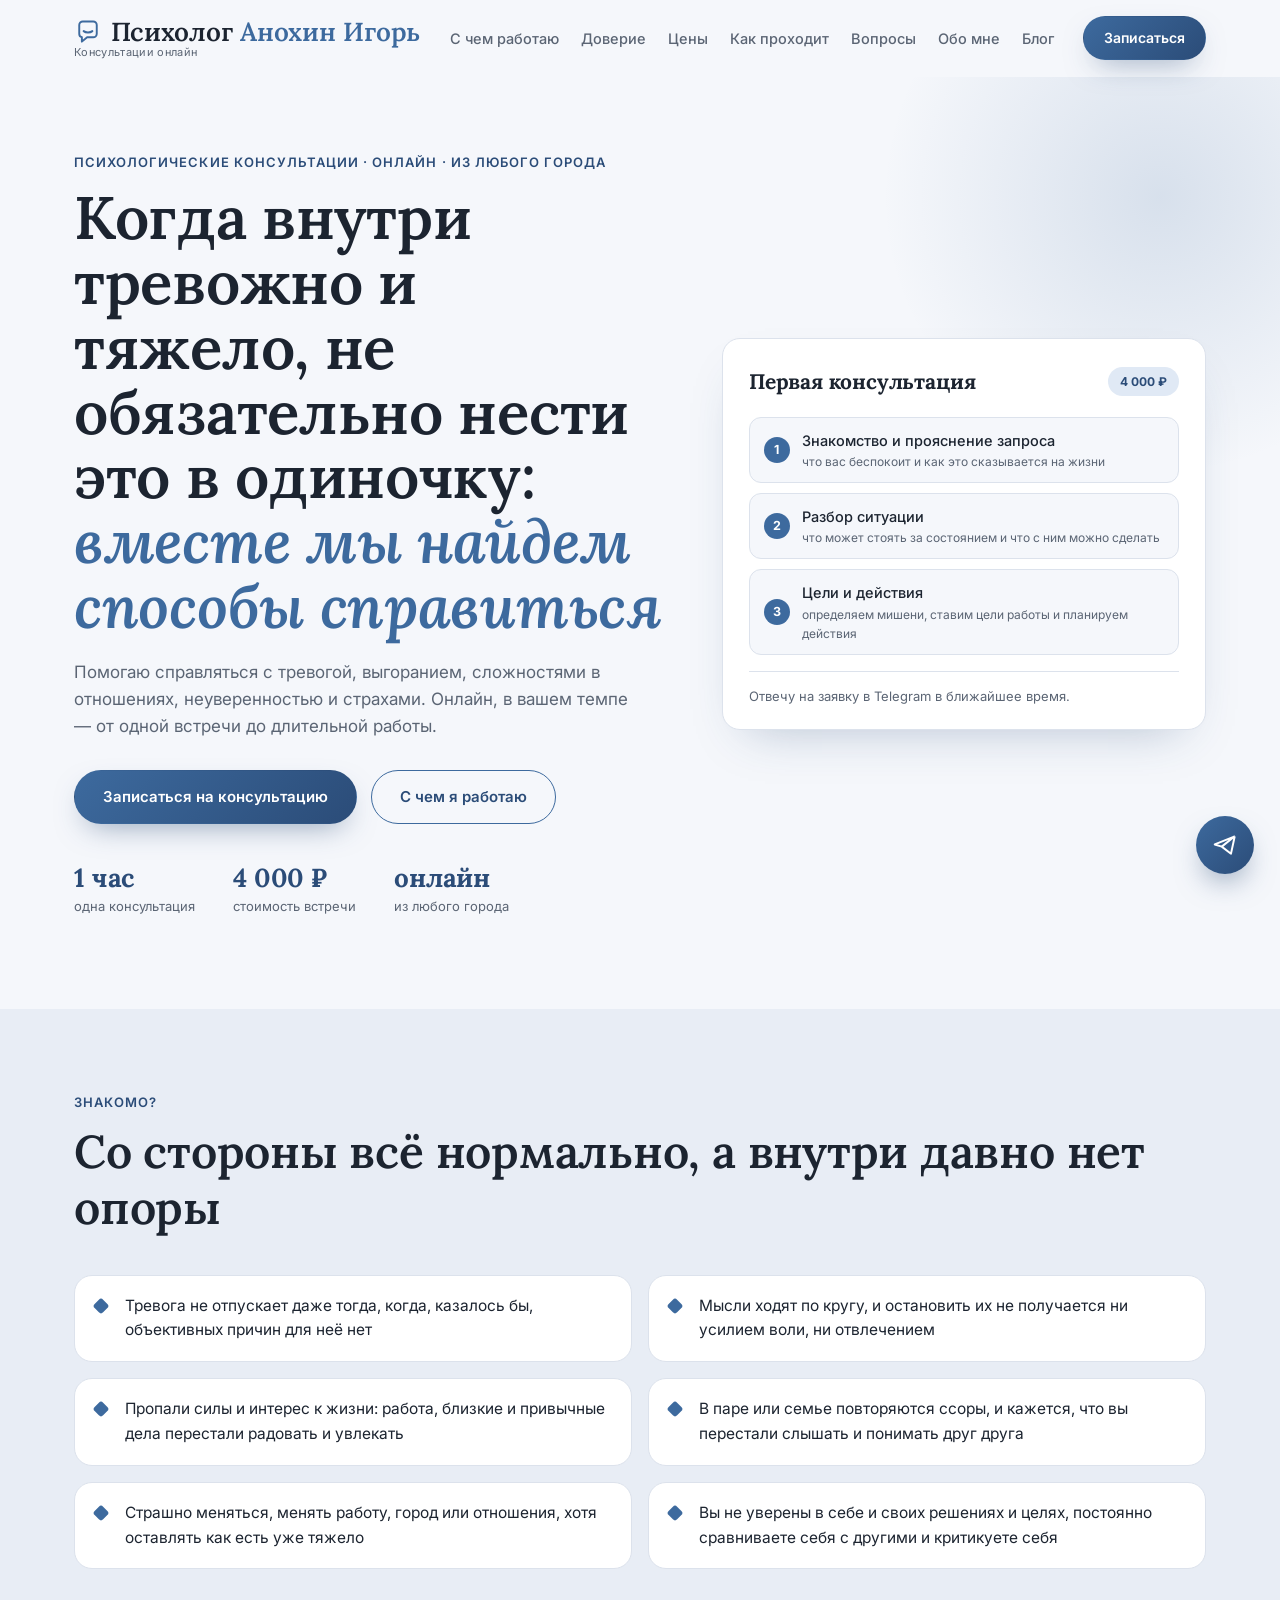
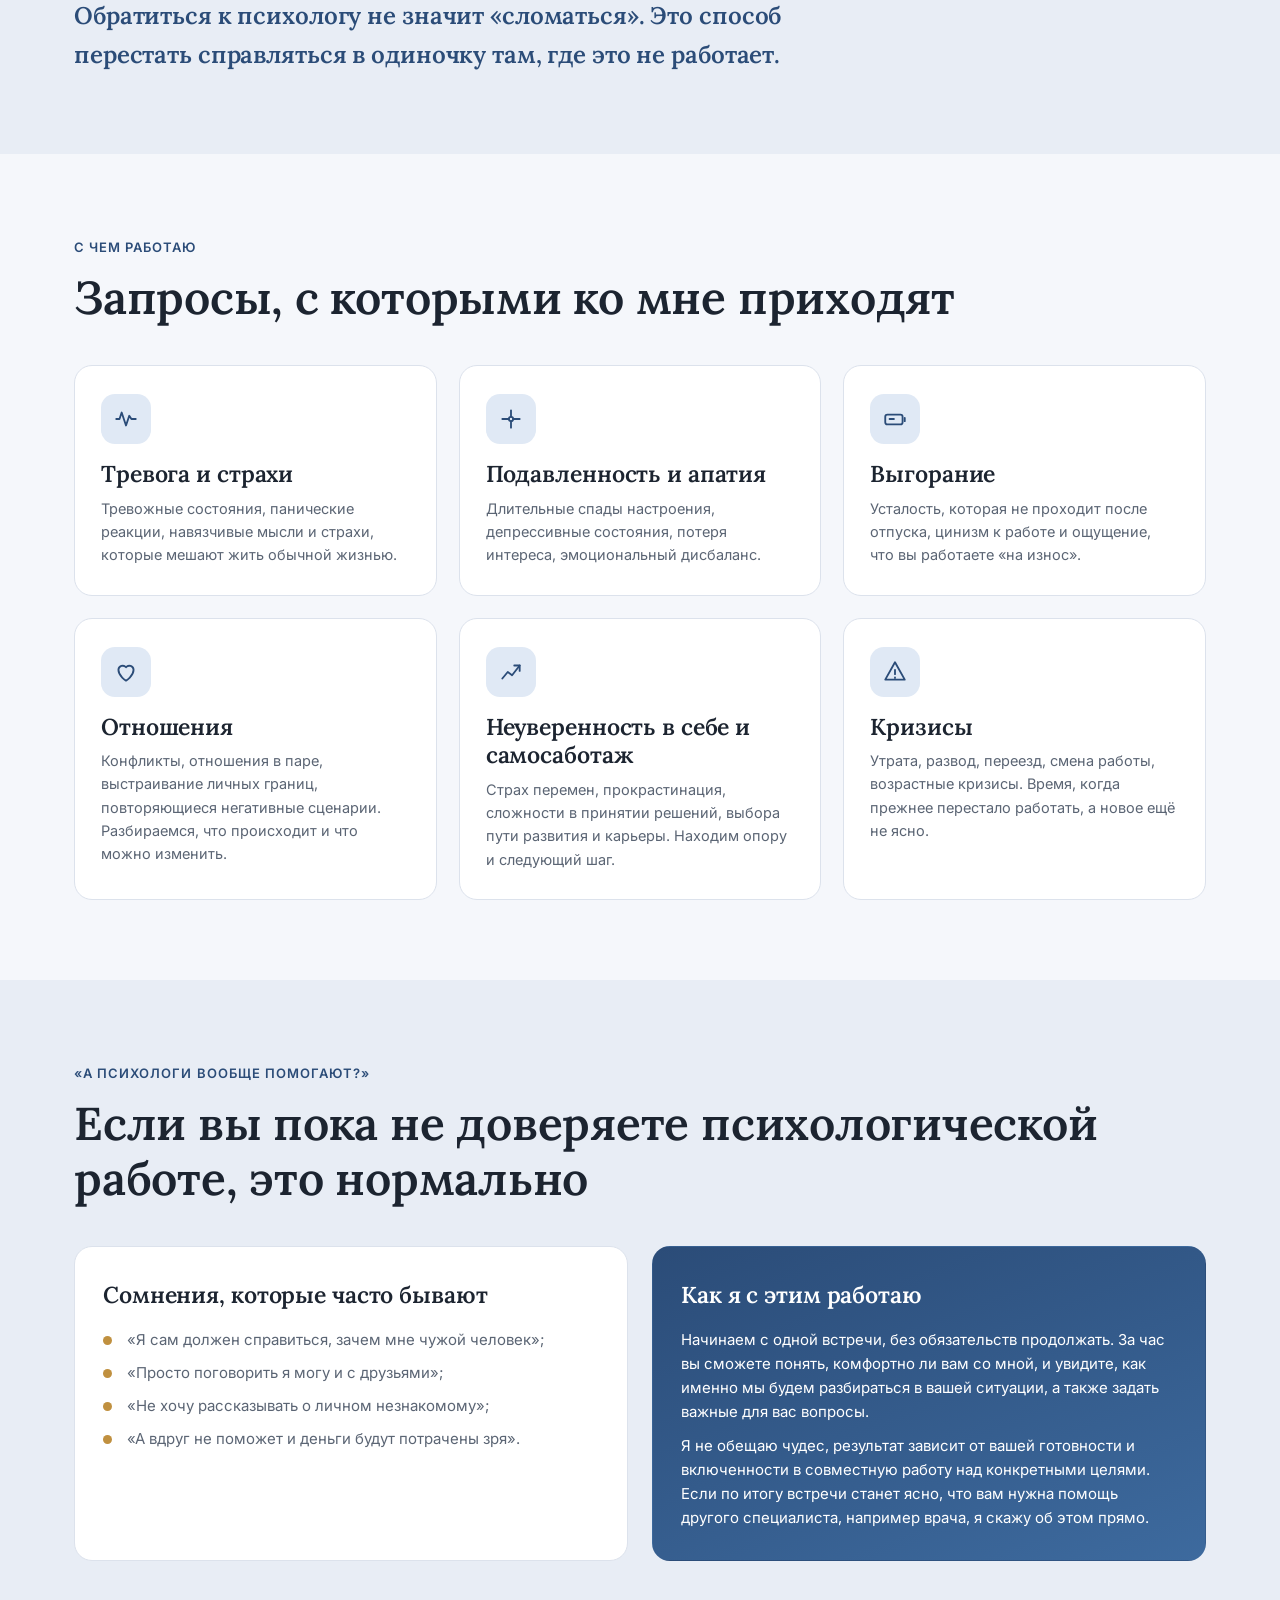
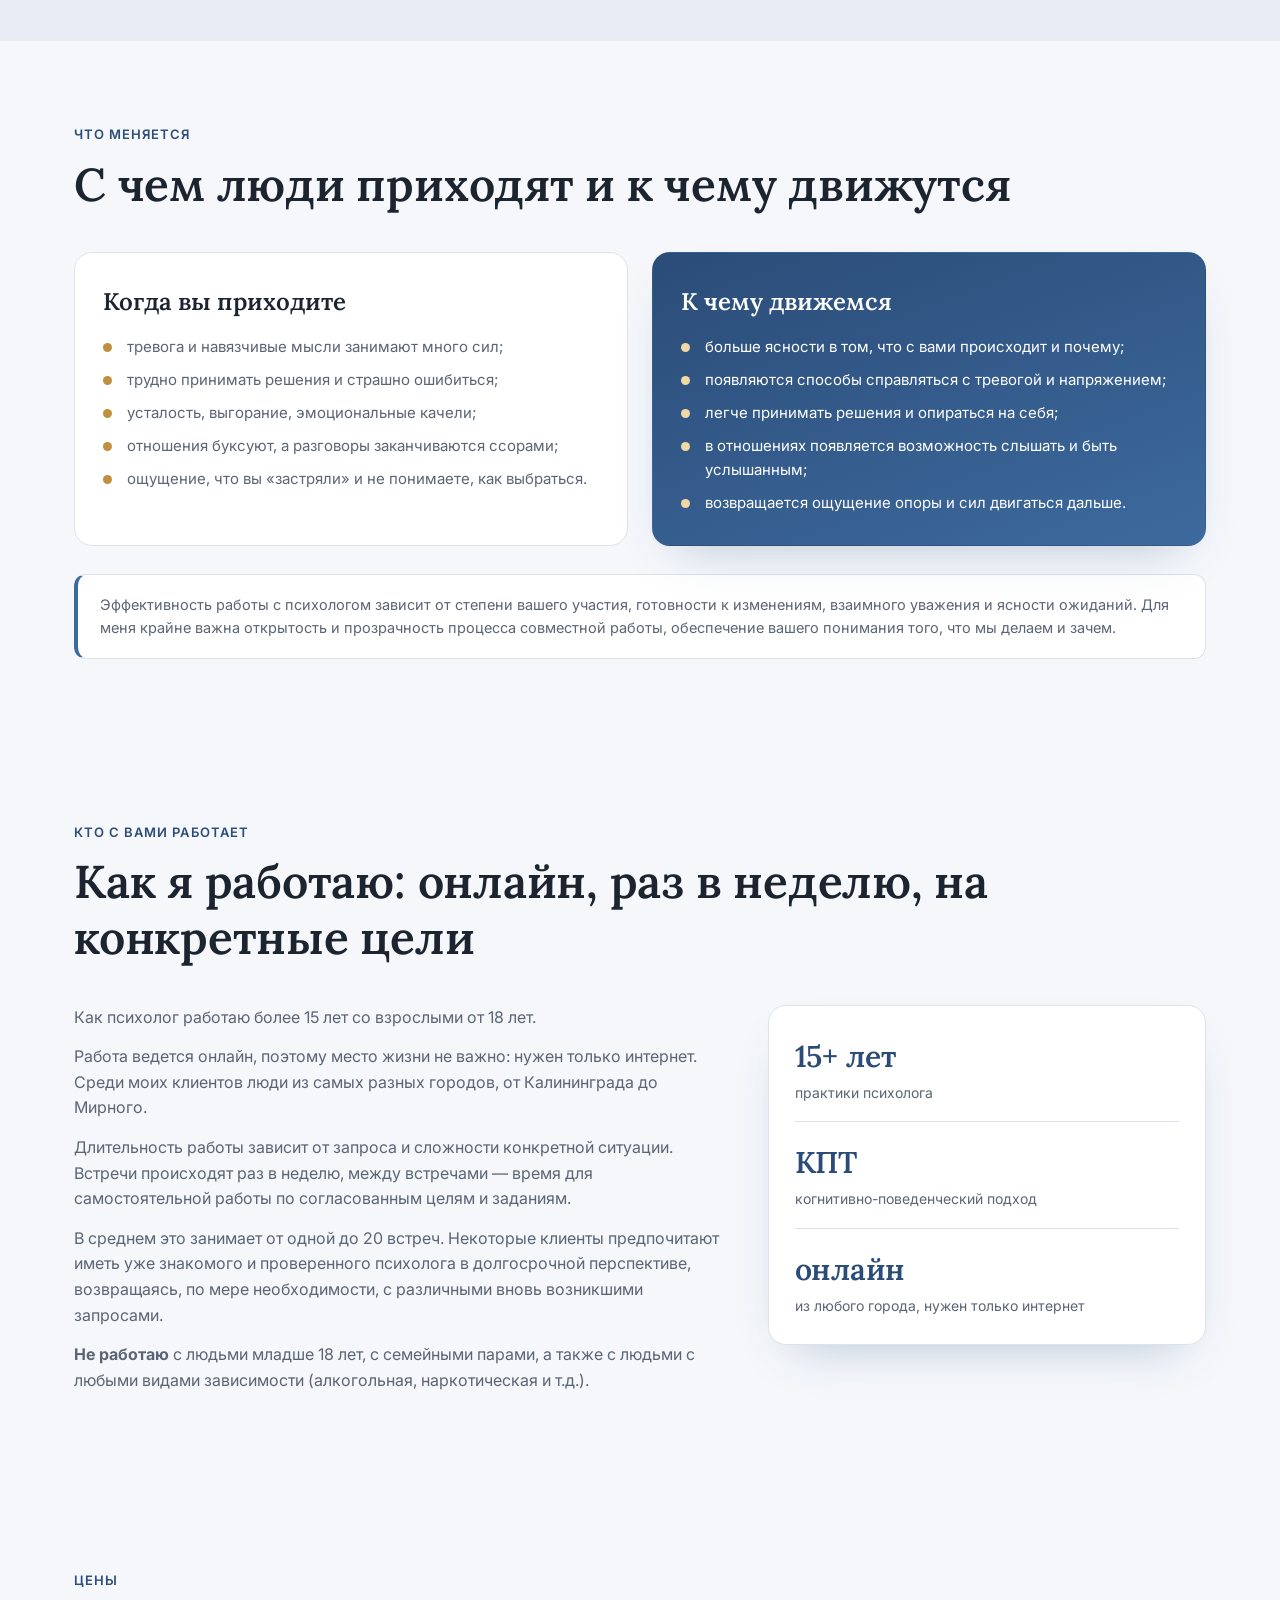
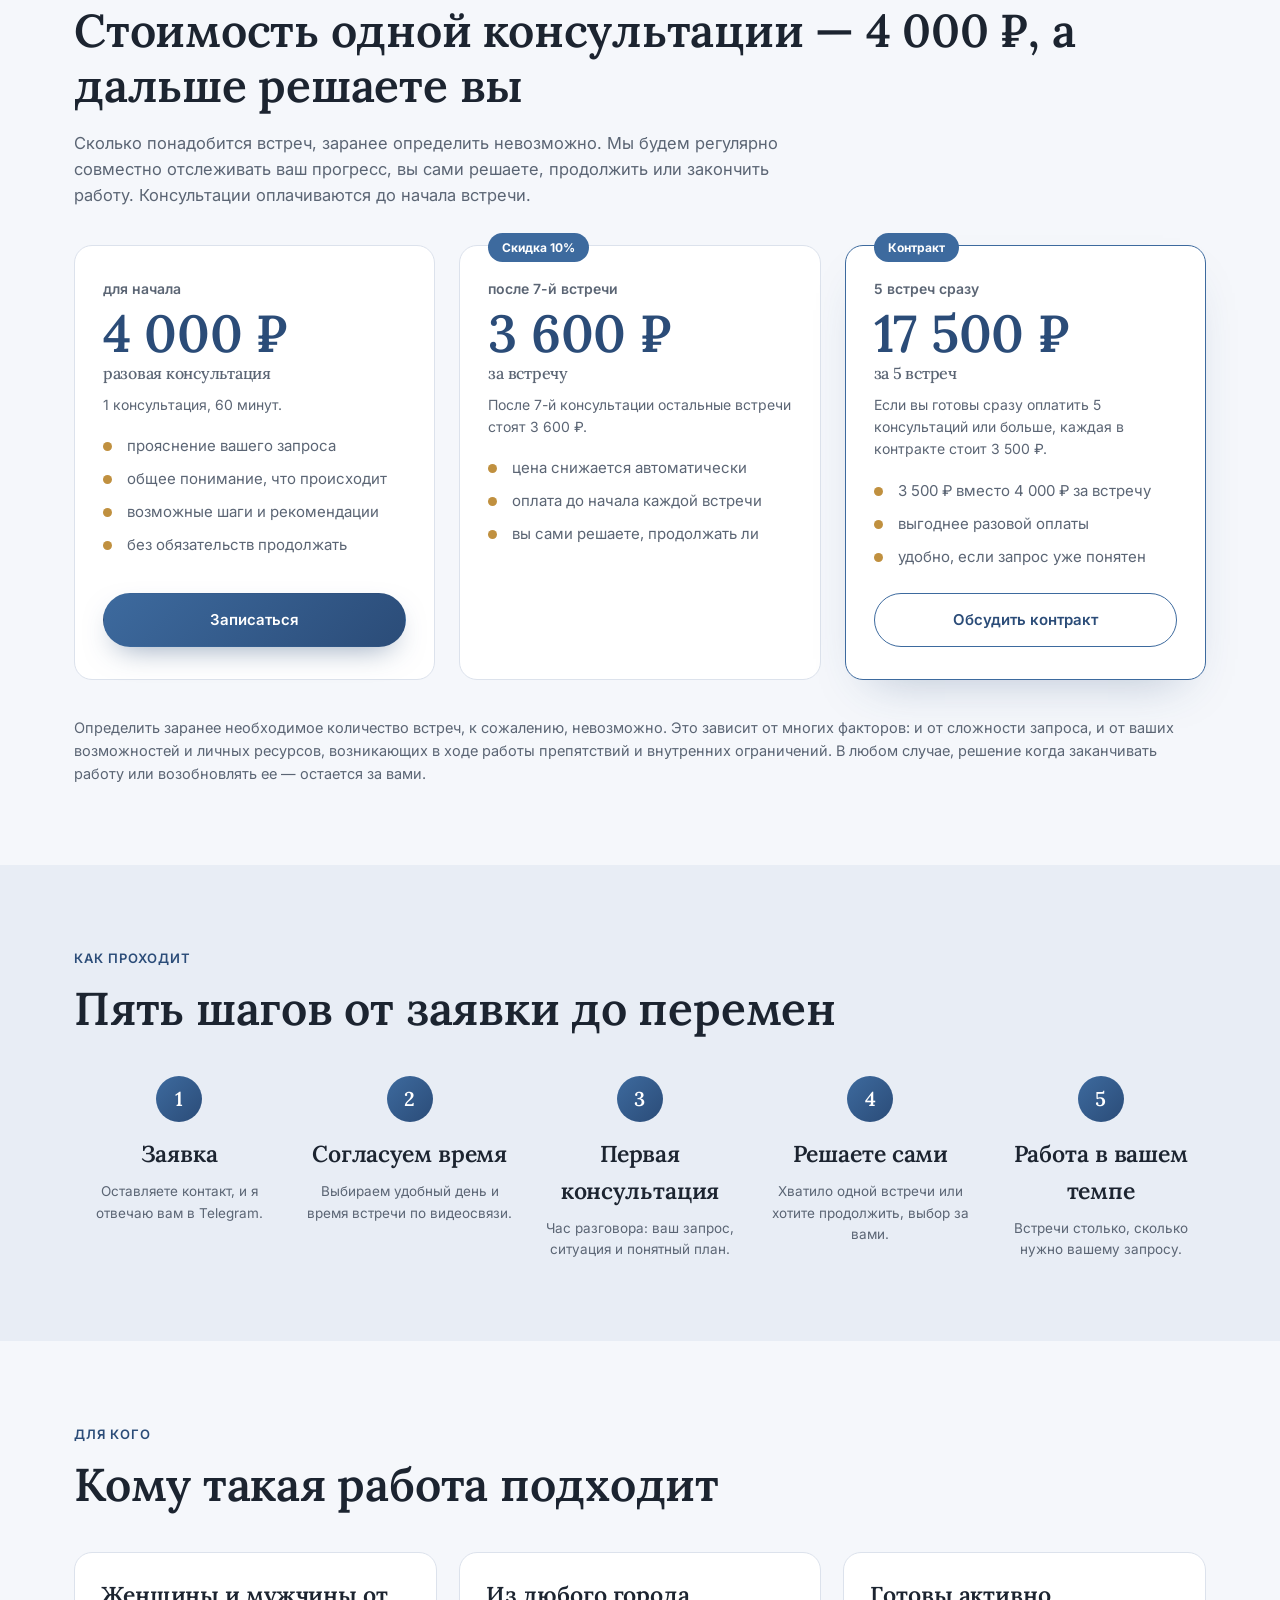
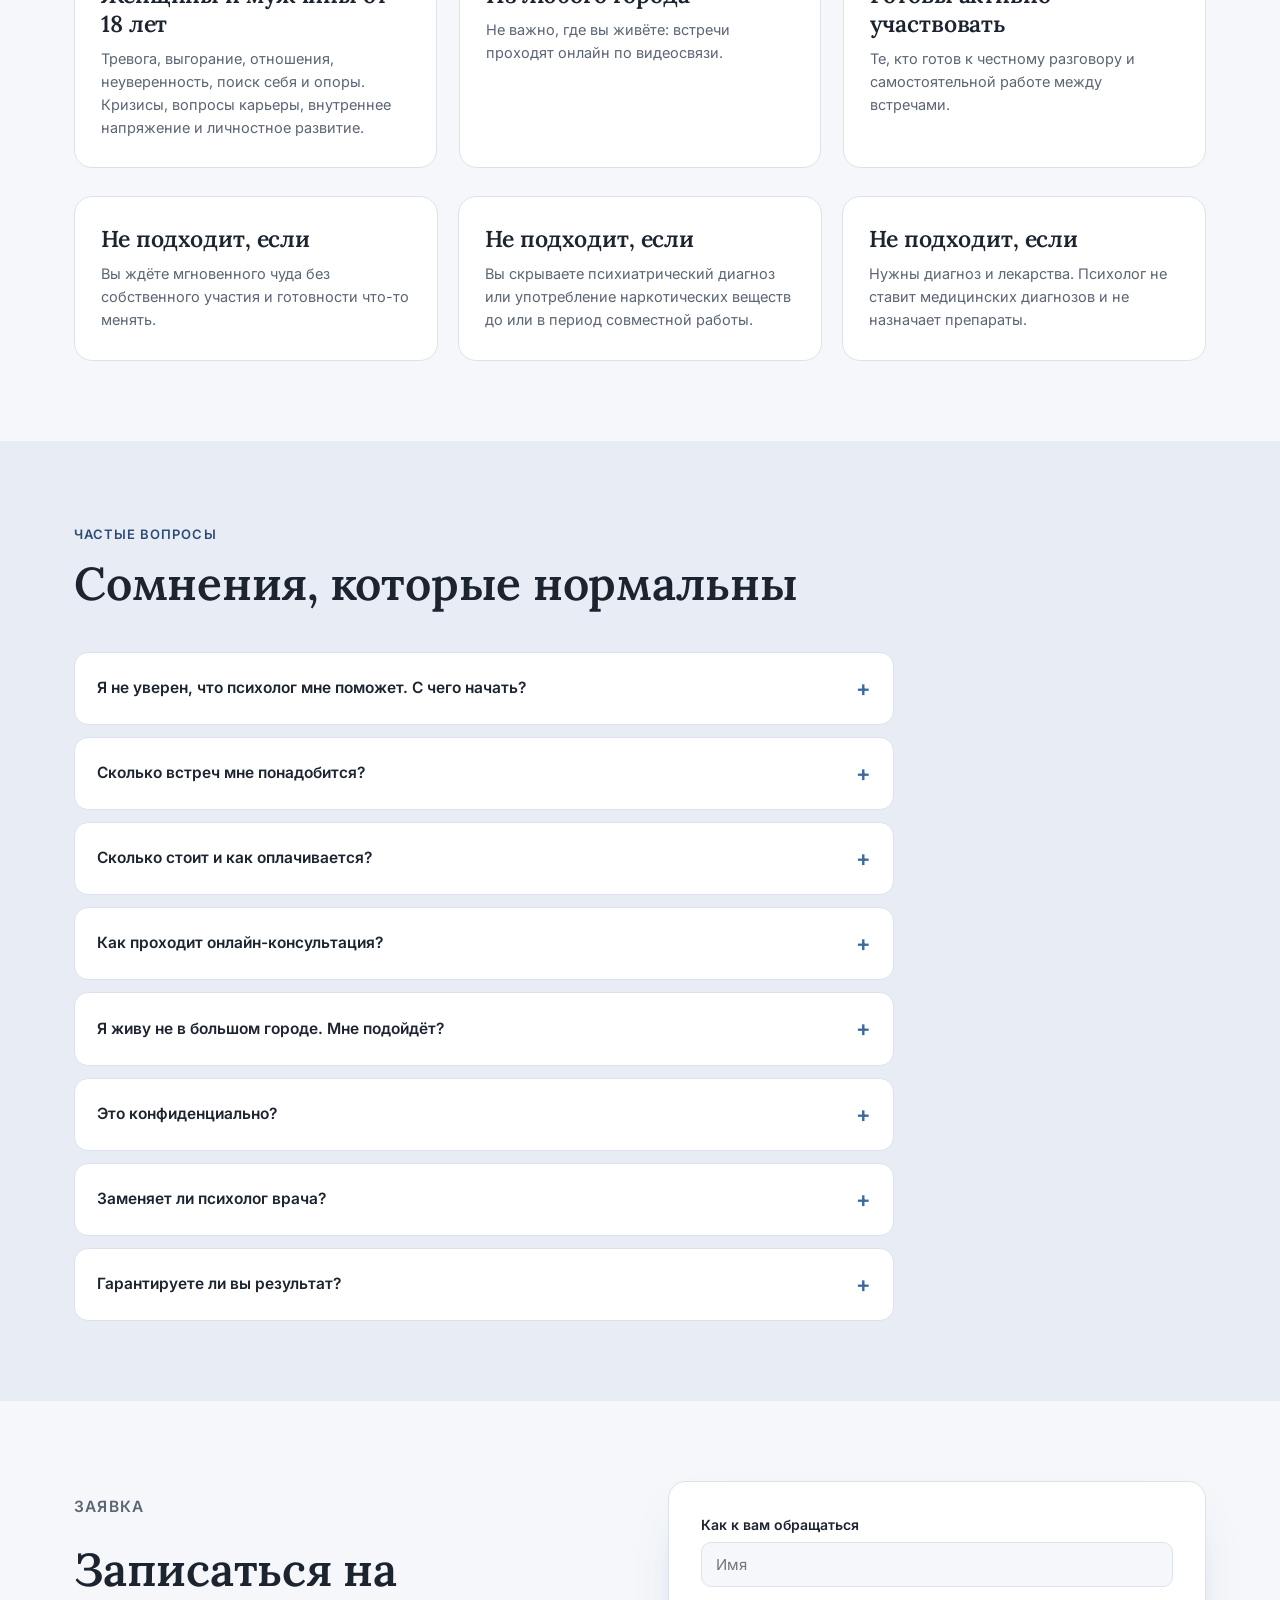
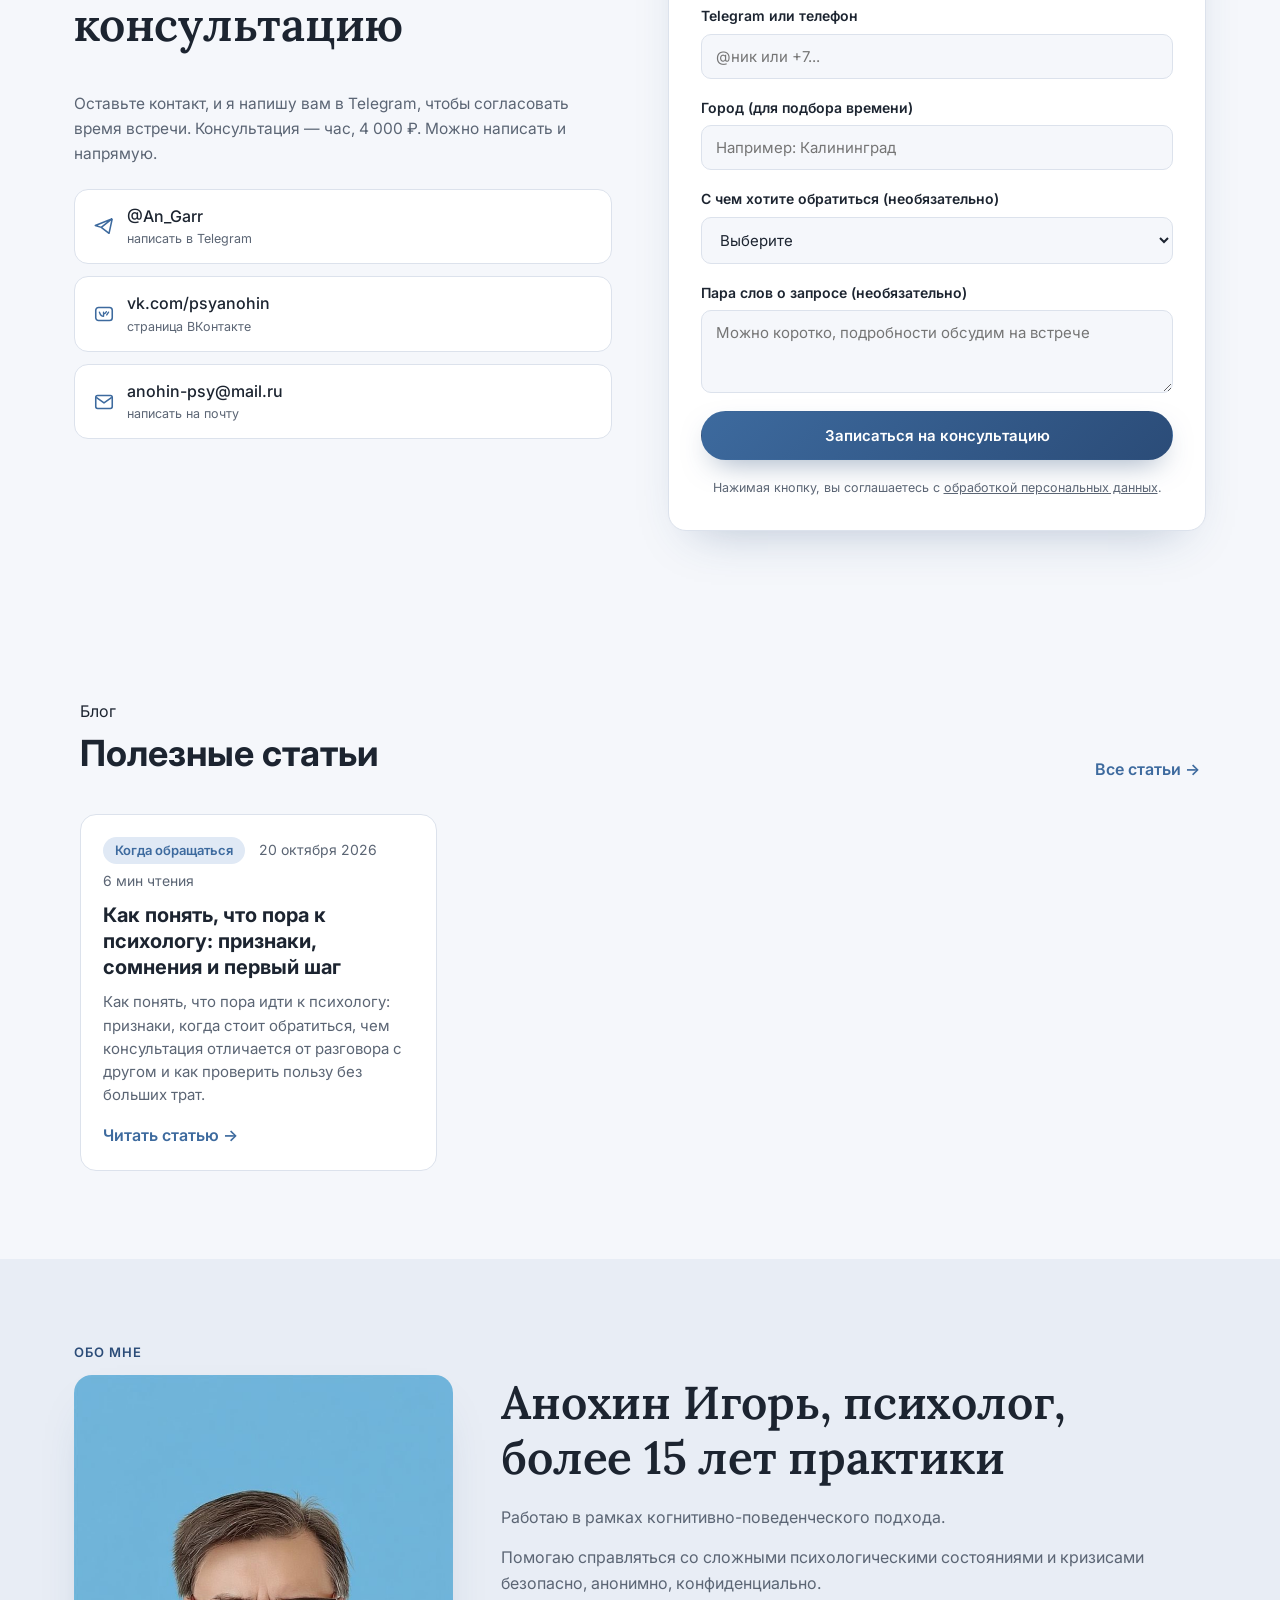
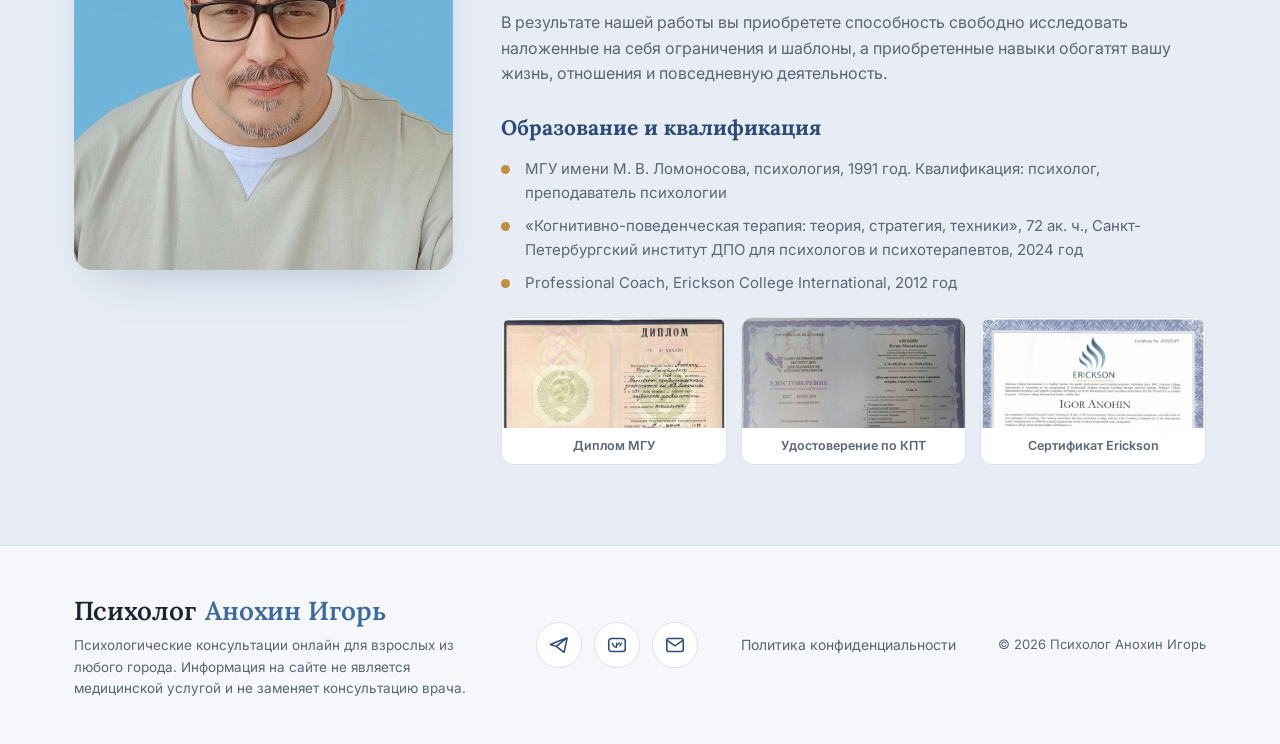
<file: index.html>
<!DOCTYPE html>
<html lang="ru">
<head>
<meta charset="UTF-8">
<meta name="viewport" content="width=device-width, initial-scale=1.0">
<title>Психолог Анохин Игорь — онлайн-консультации при тревоге, выгорании и кризисах</title>
<meta name="description" content="Психолог Анохин Игорь Михайлович: онлайн-консультации из любого города, более 15 лет практики, когнитивно-поведенческий подход. Тревога, выгорание, страхи, кризисы, отношения. Консультация 1 час — 4 000 ₽.">
<link rel="preconnect" href="https://fonts.googleapis.com">
<link rel="preconnect" href="https://fonts.gstatic.com" crossorigin>
<link href="https://fonts.googleapis.com/css2?family=Lora:ital,wght@0,500;0,600;0,700;1,500&family=Inter:wght@400;500;600;700;800&display=swap" rel="stylesheet">
<link rel="stylesheet" href="styles.css">
<link rel="stylesheet" href="blog/blog.css">
<link rel="alternate" type="application/rss+xml" title="Блог" href="feed.xml">
</head>
<body>

<header class="header" id="header">
  <div class="container header__inner">
    <a href="#top" class="logo">
      <span class="logo__main">
        <svg class="logo__mark" width="28" height="28" viewBox="0 0 32 32" fill="none"><path d="M6 8a4 4 0 0 1 4-4h12a4 4 0 0 1 4 4v10a4 4 0 0 1-4 4h-7l-6 5v-5a4 4 0 0 1-3-4V8z" stroke="currentColor" stroke-width="2.2" stroke-linejoin="round"/><path d="M11 15c2.5 2 7.5 2 10 0" stroke="currentColor" stroke-width="2.2" stroke-linecap="round"/></svg>
        <span>Психолог <i>Анохин Игорь</i></span>
      </span>
      <span class="logo__suffix">Консультации онлайн</span>
    </a>
    <nav class="nav" id="nav">
      <a href="#topics">С чем работаю</a>
      <a href="#trust">Доверие</a>
      <a href="#pricing">Цены</a>
      <a href="#process">Как проходит</a>
      <a href="#faq">Вопросы</a>
      <a href="#about-me">Обо мне</a>
    <!-- BLOGNAV:START --><a href="blog/">Блог</a><!-- BLOGNAV:END --></nav>
    <div class="header__actions">
      <a href="#contact" class="btn btn--primary btn--sm">Записаться</a>
    </div>
    <button class="burger" id="burger" aria-label="Меню">
      <span></span><span></span><span></span>
    </button>
  </div>
</header>

<main id="top">

  <!-- HERO -->
  <section class="hero">
    <div class="container hero__inner">
      <div class="hero__content">
        <p class="eyebrow">Психологические консультации · онлайн · из любого города</p>
        <h1>Когда внутри тревожно и тяжело, не обязательно нести это в одиночку: <span>вместе мы найдем способы справиться</span></h1>
        <p class="hero__lead">Помогаю справляться с тревогой, выгоранием, сложностями в отношениях, неуверенностью и страхами. Онлайн, в вашем темпе — от одной встречи до длительной работы.</p>
        <div class="hero__cta">
          <a href="#contact" class="btn btn--primary">Записаться на консультацию</a>
          <a href="#topics" class="btn btn--ghost">С чем я работаю</a>
        </div>
        <div class="hero__stats">
          <div class="stat"><strong>1 час</strong><span>одна консультация</span></div>
          <div class="stat"><strong>4 000 ₽</strong><span>стоимость встречи</span></div>
          <div class="stat"><strong>онлайн</strong><span>из любого города</span></div>
        </div>
      </div>
      <div class="hero__card">
        <div class="hero__card-top">
          <span class="hero__card-title">Первая консультация</span>
          <span class="hero__card-badge">4 000 ₽</span>
        </div>
        <ol class="pipeline">
          <li><span class="pipeline__n">1</span><span>Знакомство и прояснение запроса<small>что вас беспокоит и как это сказывается на жизни</small></span></li>
          <li><span class="pipeline__n">2</span><span>Разбор ситуации<small>что может стоять за состоянием и что с ним можно сделать</small></span></li>
          <li><span class="pipeline__n">3</span><span>Цели и действия<small>определяем мишени, ставим цели работы и планируем действия</small></span></li>
        </ol>
        <p class="hero__card-foot">Отвечу на заявку в Telegram в ближайшее время.</p>
      </div>
    </div>
  </section>

  <!-- УЗНАЁТЕ СЕБЯ -->
  <section class="recognize" id="recognize">
    <div class="container">
      <p class="section-eyebrow">Знакомо?</p>
      <h2 class="section-title">Со стороны всё нормально, а внутри давно нет опоры</h2>
      <ul class="recognize__list">
        <li>Тревога не отпускает даже тогда, когда, казалось бы, объективных причин для неё нет</li>
        <li>Мысли ходят по кругу, и остановить их не получается ни усилием воли, ни отвлечением</li>
        <li>Пропали силы и интерес к жизни: работа, близкие и привычные дела перестали радовать и увлекать</li>
        <li>В паре или семье повторяются ссоры, и кажется, что вы перестали слышать и понимать друг друга</li>
        <li>Страшно меняться, менять работу, город или отношения, хотя оставлять как есть уже тяжело</li>
        <li>Вы не уверены в себе и своих решениях и целях, постоянно сравниваете себя с другими и критикуете себя</li>
      </ul>
      <p class="recognize__care">Обратиться к психологу не значит «сломаться». Это способ перестать справляться в одиночку там, где это не работает.</p>
    </div>
  </section>

  <!-- С ЧЕМ РАБОТАЮ -->
  <section class="services" id="topics">
    <div class="container">
      <p class="section-eyebrow">С чем работаю</p>
      <h2 class="section-title">Запросы, с которыми ко мне приходят</h2>
      <div class="audience">
        <div class="audience__card">
          <div class="audience__icon"><svg width="26" height="26" viewBox="0 0 24 24" fill="none"><path d="M3 12h3l2-6 4 12 3-9 2 3h4" stroke="currentColor" stroke-width="1.7" stroke-linecap="round" stroke-linejoin="round"/></svg></div>
          <h3>Тревога и страхи</h3>
          <p>Тревожные состояния, панические реакции, навязчивые мысли и страхи, которые мешают жить обычной жизнью.</p>
        </div>
        <div class="audience__card">
          <div class="audience__icon"><svg width="26" height="26" viewBox="0 0 24 24" fill="none"><path d="M12 4v6M12 14v6M4 12h6M14 12h6" stroke="currentColor" stroke-width="1.7" stroke-linecap="round"/><circle cx="12" cy="12" r="2" stroke="currentColor" stroke-width="1.7"/></svg></div>
          <h3>Подавленность и апатия</h3>
          <p>Длительные спады настроения, депрессивные состояния, потеря интереса, эмоциональный дисбаланс.</p>
        </div>
        <div class="audience__card">
          <div class="audience__icon"><svg width="26" height="26" viewBox="0 0 24 24" fill="none"><rect x="3" y="8" width="16" height="9" rx="2" stroke="currentColor" stroke-width="1.7"/><path d="M21 11v3M7 12h4" stroke="currentColor" stroke-width="1.7" stroke-linecap="round"/></svg></div>
          <h3>Выгорание</h3>
          <p>Усталость, которая не проходит после отпуска, цинизм к работе и ощущение, что вы работаете «на износ».</p>
        </div>
        <div class="audience__card">
          <div class="audience__icon"><svg width="26" height="26" viewBox="0 0 24 24" fill="none"><path d="M12 20s-7-4.4-7-10a4 4 0 0 1 7-2.4A4 4 0 0 1 19 10c0 5.6-7 10-7 10z" stroke="currentColor" stroke-width="1.7" stroke-linejoin="round"/></svg></div>
          <h3>Отношения</h3>
          <p>Конфликты, отношения в паре, выстраивание личных границ, повторяющиеся негативные сценарии. Разбираемся, что происходит и что можно изменить.</p>
        </div>
        <div class="audience__card">
          <div class="audience__icon"><svg width="26" height="26" viewBox="0 0 24 24" fill="none"><path d="M4 18l5-6 4 3 7-9" stroke="currentColor" stroke-width="1.7" stroke-linecap="round" stroke-linejoin="round"/><path d="M15 6h5v5" stroke="currentColor" stroke-width="1.7" stroke-linecap="round" stroke-linejoin="round"/></svg></div>
          <h3>Неуверенность в себе и самосаботаж</h3>
          <p>Страх перемен, прокрастинация, сложности в принятии решений, выбора пути развития и карьеры. Находим опору и следующий шаг.</p>
        </div>
        <div class="audience__card">
          <div class="audience__icon"><svg width="26" height="26" viewBox="0 0 24 24" fill="none"><path d="M12 3l9 16H3L12 3z" stroke="currentColor" stroke-width="1.7" stroke-linejoin="round"/><path d="M12 10v4M12 17v.5" stroke="currentColor" stroke-width="1.7" stroke-linecap="round"/></svg></div>
          <h3>Кризисы</h3>
          <p>Утрата, развод, переезд, смена работы, возрастные кризисы. Время, когда прежнее перестало работать, а новое ещё не ясно.</p>
        </div>
      </div>
    </div>
  </section>

  <!-- ДОВЕРИЕ / ВОЗРАЖЕНИЕ -->
  <section class="method" id="trust">
    <div class="container">
      <p class="section-eyebrow">«А психологи вообще помогают?»</p>
      <h2 class="section-title">Если вы пока не доверяете психологической работе, это нормально</h2>
      <div class="method__grid">
        <div class="method__box">
          <h3>Сомнения, которые часто бывают</h3>
          <ul class="checklist">
            <li>«Я сам должен справиться, зачем мне чужой человек»;</li>
            <li>«Просто поговорить я могу и с друзьями»;</li>
            <li>«Не хочу рассказывать о личном незнакомому»;</li>
            <li>«А вдруг не поможет и деньги будут потрачены зря».</li>
          </ul>
        </div>
        <div class="method__box method__box--accent">
          <h3>Как я с этим работаю</h3>
          <p>Начинаем с одной встречи, без обязательств продолжать. За час вы сможете понять, комфортно ли вам со мной, и увидите, как именно мы будем разбираться в вашей ситуации, а также задать важные для вас вопросы.</p>
          <p>Я не обещаю чудес, результат зависит от вашей готовности и включенности в совместную работу над конкретными целями. Если по итогу встречи станет ясно, что вам нужна помощь другого специалиста, например врача, я скажу об этом прямо.</p>
        </div>
      </div>
    </div>
  </section>

  <!-- ЧТО МЕНЯЕТСЯ -->
  <section class="services" id="result">
    <div class="container">
      <p class="section-eyebrow">Что меняется</p>
      <h2 class="section-title">С чем люди приходят и к чему движутся</h2>
      <div class="ba">
        <div class="ba__col">
          <h3>Когда вы приходите</h3>
          <ul class="checklist">
            <li>тревога и навязчивые мысли занимают много сил;</li>
            <li>трудно принимать решения и страшно ошибиться;</li>
            <li>усталость, выгорание, эмоциональные качели;</li>
            <li>отношения буксуют, а разговоры заканчиваются ссорами;</li>
            <li>ощущение, что вы «застряли» и не понимаете, как выбраться.</li>
          </ul>
        </div>
        <div class="ba__col ba__col--after">
          <h3>К чему движемся</h3>
          <ul class="checklist">
            <li>больше ясности в том, что с вами происходит и почему;</li>
            <li>появляются способы справляться с тревогой и напряжением;</li>
            <li>легче принимать решения и опираться на себя;</li>
            <li>в отношениях появляется возможность слышать и быть услышанным;</li>
            <li>возвращается ощущение опоры и сил двигаться дальше.</li>
          </ul>
        </div>
      </div>
      <p class="notice">Эффективность работы с психологом зависит от степени вашего участия, готовности к изменениям, взаимного уважения и ясности ожиданий. Для меня крайне важна открытость и прозрачность процесса совместной работы, обеспечение вашего понимания того, что мы делаем и зачем.</p>
    </div>
  </section>

  <!-- О РАБОТЕ -->
  <section class="who" id="about">
    <div class="container">
      <p class="section-eyebrow">Кто с вами работает</p>
      <h2 class="section-title">Как я работаю: онлайн, раз в неделю, на конкретные цели</h2>
      <div class="about__grid">
        <div class="about__text">
          <p>Как психолог работаю более 15 лет со взрослыми от 18 лет.</p>
          <p>Работа ведется онлайн, поэтому место жизни не важно: нужен только интернет. Среди моих клиентов люди из самых разных городов, от Калининграда до Мирного.</p>
          <p>Длительность работы зависит от запроса и сложности конкретной ситуации. Встречи происходят раз в неделю, между встречами — время для самостоятельной работы по согласованным целям и заданиям.</p>
          <p>В среднем это занимает от одной до 20 встреч. Некоторые клиенты предпочитают иметь уже знакомого и проверенного психолога в долгосрочной перспективе, возвращаясь, по мере необходимости, с различными вновь возникшими запросами.</p>
          <p><strong>Не работаю</strong> с людьми младше 18 лет, с семейными парами, а также с людьми с любыми видами зависимости (алкогольная, наркотическая и т.д.).</p>
        </div>
        <div class="about__facts">
          <div class="about__fact"><strong>15+ лет</strong><span>практики психолога</span></div>
          <div class="about__fact"><strong>КПТ</strong><span>когнитивно-поведенческий подход</span></div>
          <div class="about__fact"><strong>онлайн</strong><span>из любого города, нужен только интернет</span></div>
        </div>
      </div>
    </div>
  </section>

  <!-- ЦЕНЫ -->
  <section class="pricing" id="pricing">
    <div class="container">
      <p class="section-eyebrow">Цены</p>
      <h2 class="section-title">Стоимость одной консультации — 4 000 ₽, а дальше решаете вы</h2>
      <p class="section-lead">Сколько понадобится встреч, заранее определить невозможно. Мы будем регулярно совместно отслеживать ваш прогресс, вы сами решаете, продолжить или закончить работу. Консультации оплачиваются до начала встречи.</p>
      <div class="price-grid">
        <div class="price-card">
          <p class="price-card__from">для начала</p>
          <div class="price-card__num">4 000 ₽ <small>разовая консультация</small></div>
          <p class="price-card__desc">1 консультация, 60 минут.</p>
          <ul class="checklist">
            <li>прояснение вашего запроса</li>
            <li>общее понимание, что происходит</li>
            <li>возможные шаги и рекомендации</li>
            <li>без обязательств продолжать</li>
          </ul>
          <a href="#contact" class="btn btn--primary btn--block">Записаться</a>
        </div>
        <div class="price-card">
          <span class="price-card__badge">Скидка 10%</span>
          <p class="price-card__from">после 7-й встречи</p>
          <div class="price-card__num">3 600 ₽ <small>за встречу</small></div>
          <p class="price-card__desc">После 7-й консультации остальные встречи стоят 3 600 ₽.</p>
          <ul class="checklist">
            <li>цена снижается автоматически</li>
            <li>оплата до начала каждой встречи</li>
            <li>вы сами решаете, продолжать ли</li>
          </ul>
        </div>
        <div class="price-card price-card--hot">
          <span class="price-card__badge">Контракт</span>
          <p class="price-card__from">5 встреч сразу</p>
          <div class="price-card__num">17 500 ₽ <small>за 5 встреч</small></div>
          <p class="price-card__desc">Если вы готовы сразу оплатить 5 консультаций или больше, каждая в контракте стоит 3 500 ₽.</p>
          <ul class="checklist">
            <li>3 500 ₽ вместо 4 000 ₽ за встречу</li>
            <li>выгоднее разовой оплаты</li>
            <li>удобно, если запрос уже понятен</li>
          </ul>
          <a href="#contact" class="btn btn--ghost btn--block">Обсудить контракт</a>
        </div>
      </div>
      <p class="price__note">Определить заранее необходимое количество встреч, к сожалению, невозможно. Это зависит от многих факторов: и от сложности запроса, и от ваших возможностей и личных ресурсов, возникающих в ходе работы препятствий и внутренних ограничений. В любом случае, решение когда заканчивать работу или возобновлять ее — остается за вами.</p>
    </div>
  </section>

  <!-- ПРОЦЕСС -->
  <section class="process" id="process">
    <div class="container">
      <p class="section-eyebrow">Как проходит</p>
      <h2 class="section-title">Пять шагов от заявки до перемен</h2>
      <div class="steps">
        <div class="step"><div class="step__num">1</div><h3>Заявка</h3><p>Оставляете контакт, и я отвечаю вам в Telegram.</p></div>
        <div class="step"><div class="step__num">2</div><h3>Согласуем время</h3><p>Выбираем удобный день и время встречи по видеосвязи.</p></div>
        <div class="step"><div class="step__num">3</div><h3>Первая консультация</h3><p>Час разговора: ваш запрос, ситуация и понятный план.</p></div>
        <div class="step"><div class="step__num">4</div><h3>Решаете сами</h3><p>Хватило одной встречи или хотите продолжить, выбор за вами.</p></div>
        <div class="step"><div class="step__num">5</div><h3>Работа в вашем темпе</h3><p>Встречи столько, сколько нужно вашему запросу.</p></div>
      </div>
    </div>
  </section>

  <!-- ДЛЯ КОГО -->
  <section class="who" id="who">
    <div class="container">
      <p class="section-eyebrow">Для кого</p>
      <h2 class="section-title">Кому такая работа подходит</h2>
      <div class="audience">
        <div class="audience__card">
          <h3>Женщины и мужчины от 18 лет</h3>
          <p>Тревога, выгорание, отношения, неуверенность, поиск себя и опоры. Кризисы, вопросы карьеры, внутреннее напряжение и личностное развитие.</p>
        </div>
        <div class="audience__card">
          <h3>Из любого города</h3>
          <p>Не важно, где вы живёте: встречи проходят онлайн по видеосвязи.</p>
        </div>
        <div class="audience__card">
          <h3>Готовы активно участвовать</h3>
          <p>Те, кто готов к честному разговору и самостоятельной работе между встречами.</p>
        </div>
      </div>
      <div class="notfit">
        <div class="audience__card"><h3>Не подходит, если</h3><p>Вы ждёте мгновенного чуда без собственного участия и готовности что-то менять.</p></div>
        <div class="audience__card"><h3>Не подходит, если</h3><p>Вы скрываете психиатрический диагноз или употребление наркотических веществ до или в период совместной работы.</p></div>
        <div class="audience__card"><h3>Не подходит, если</h3><p>Нужны диагноз и лекарства. Психолог не ставит медицинских диагнозов и не назначает препараты.</p></div>
      </div>
    </div>
  </section>

  <!-- FAQ -->
  <section class="faq" id="faq">
    <div class="container">
      <p class="section-eyebrow">Частые вопросы</p>
      <h2 class="section-title">Сомнения, которые нормальны</h2>
      <div class="faq__list">
        <details class="faq__item">
          <summary>Я не уверен, что психолог мне поможет. С чего начать?</summary>
          <p>Начните с одной встречи. Это час, на котором вы расскажете о своей ситуации, увидите, как проходит работа, и поймёте, комфортно ли вам. Продолжать после неё вы не обязаны, и никто не будет на вас давить.</p>
        </details>
        <details class="faq__item">
          <summary>Сколько встреч мне понадобится?</summary>
          <p>Сколько понадобится встреч, заранее определить невозможно. Мы будем регулярно совместно отслеживать ваш прогресс, вы сами решаете, продолжить или закончить работу.</p>
        </details>
        <details class="faq__item">
          <summary>Сколько стоит и как оплачивается?</summary>
          <p>Одна консультация длится час и стоит 4 000 ₽. Дальше вы платите за каждую встречу отдельно и заранее, до начала консультации. Способ оплаты и реквизиты я пришлю после согласования даты и времени встречи.</p>
        </details>
        <details class="faq__item">
          <summary>Как проходит онлайн-консультация?</summary>
          <p>Встреча проходит по видеосвязи. Нужны компьютер или телефон, стабильный интернет, наушники и тихое место, где вас никто не потревожит около часа. Точную платформу и ссылку я пришлю заранее.</p>
        </details>
        <details class="faq__item">
          <summary>Я живу не в большом городе. Мне подойдёт?</summary>
          <p>Да. Онлайн-формат одинаково работает из любого города, где есть интернет. Я работал с клиентами из разных регионов, от Калининграда до Мирного. Время встречи подбираем под ваш часовой пояс.</p>
        </details>
        <details class="faq__item">
          <summary>Это конфиденциально?</summary>
          <p>Да. Всё, о чём вы говорите на встречах, остаётся между нами. Заявка с сайта приходит напрямую в Telegram и не передаётся третьим лицам.</p>
        </details>
        <details class="faq__item">
          <summary>Заменяет ли психолог врача?</summary>
          <p>Нет. Психолог не ставит диагнозов и не назначает лекарства. Если у вас тяжёлая депрессия, мысли о самоповреждении или другие острые состояния, нужна помощь врача. Работа с психологом при этом может идти параллельно, если врач не против.</p>
        </details>
        <details class="faq__item">
          <summary>Гарантируете ли вы результат?</summary>
          <p>Нет, и честно об этом говорю: результат зависит от запроса и вашего участия. Гарантирую внимательную работу, уважение к вашему темпу и прямоту.</p>
        </details>
      </div>
    </div>
  </section>

  <!-- ФОРМА -->
  <section class="form-section" id="contact">
    <div class="container form-section__inner">
      <div class="form-section__text">
        <p class="section-eyebrow">Заявка</p>
        <h2 class="section-title">Записаться на консультацию</h2>
        <p>Оставьте контакт, и я напишу вам в Telegram, чтобы согласовать время встречи. Консультация — час, 4 000 ₽. Можно написать и напрямую.</p>
        <div class="form-section__contacts">
          <a href="https://t.me/An_Garr" target="_blank" rel="noopener" class="contact-card">
            <svg width="22" height="22" viewBox="0 0 24 24" fill="none"><path d="M21 4L2.5 11.5L9 13.5M21 4L17.5 20L9 13.5M21 4L9 13.5" stroke="currentColor" stroke-width="1.7" stroke-linejoin="round"/></svg>
            <span>@An_Garr<small>написать в Telegram</small></span>
          </a>
          <a href="https://vk.com/psyanohin" target="_blank" rel="noopener" class="contact-card">
            <svg width="22" height="22" viewBox="0 0 24 24" fill="none"><rect x="3" y="5" width="18" height="14" rx="3" stroke="currentColor" stroke-width="1.7"/><path d="M7 10c1 3 3 4.5 4.5 4.5V10M11.5 10v2M11.5 12c1.5-.3 2.5-1.3 3-2.5M17 10l-2 3" stroke="currentColor" stroke-width="1.5" stroke-linecap="round" stroke-linejoin="round"/></svg>
            <span>vk.com/psyanohin<small>страница ВКонтакте</small></span>
          </a>
          <a href="mailto:anohin-psy@mail.ru" class="contact-card">
            <svg width="22" height="22" viewBox="0 0 24 24" fill="none"><rect x="3" y="5" width="18" height="14" rx="2" stroke="currentColor" stroke-width="1.7"/><path d="M3.5 7l8.5 6 8.5-6" stroke="currentColor" stroke-width="1.7" stroke-linejoin="round"/></svg>
            <span>anohin-psy@mail.ru<small>написать на почту</small></span>
          </a>
        </div>
      </div>
      <form class="form" id="leadForm">
        <input type="text" name="_gotcha" style="display:none" tabindex="-1" autocomplete="off">
        <label>
          <span>Как к вам обращаться</span>
          <input type="text" name="name" placeholder="Имя" required>
        </label>
        <label>
          <span>Telegram или телефон</span>
          <input type="text" name="contact" placeholder="@ник или +7..." required>
        </label>
        <label>
          <span>Город (для подбора времени)</span>
          <input type="text" name="place" placeholder="Например: Калининград">
        </label>
        <label>
          <span>С чем хотите обратиться (необязательно)</span>
          <select name="topic">
            <option value="">Выберите</option>
            <option>Тревога, страхи, навязчивые мысли</option>
            <option>Подавленность, апатия</option>
            <option>Выгорание</option>
            <option>Отношения</option>
            <option>Кризис, жизненные перемены</option>
            <option>Неуверенность, самосаботаж</option>
            <option>Другое</option>
          </select>
        </label>
        <label>
          <span>Пара слов о запросе (необязательно)</span>
          <textarea name="comment" rows="3" placeholder="Можно коротко, подробности обсудим на встрече"></textarea>
        </label>
        <button type="submit" class="btn btn--primary btn--block">Записаться на консультацию</button>
        <p class="form__hint">Нажимая кнопку, вы соглашаетесь с <a href="privacy.html" target="_blank">обработкой персональных данных</a>.</p>
      </form>
    </div>
  </section>

<!-- BLOG:START -->
<section class="b-home" id="blog">
  <div class="container">
    <div class="b-home__head"><div><p class="section-tag">Блог</p><h2>Полезные статьи</h2></div><a class="b-more" href="blog/">Все статьи</a></div>
    <div class="b-grid"><article class="b-card">
  
  <div class="b-card__body">
    <div class="b-meta"><span class="b-chip">Когда обращаться</span><time datetime="2026-10-20">20 октября 2026</time><span>6 мин чтения</span></div>
    <h3><a href="blog/kak-ponyat-chto-pora-k-psihologu/">Как понять, что пора к психологу: признаки, сомнения и первый шаг</a></h3>
    <p>Как понять, что пора идти к психологу: признаки, когда стоит обратиться, чем консультация отличается от разговора с другом и как проверить пользу без больших трат.</p>
    <a class="b-more" href="blog/kak-ponyat-chto-pora-k-psihologu/">Читать статью</a>
  </div>
</article></div>
  </div>
</section>
<!-- BLOG:END -->

  <!-- ОБО МНЕ -->
  <section class="about-me" id="about-me">
    <div class="container">
      <p class="section-eyebrow">Обо мне</p>
      <div class="about-me__grid">
        <div class="about-me__photo">
          <img src="img/anohin.jpg" alt="Анохин Игорь Михайлович, психолог" width="720" height="938" loading="lazy">
        </div>
        <div class="about-me__body">
          <h2 class="section-title">Анохин Игорь, психолог, более 15 лет практики</h2>
          <p>Работаю в рамках когнитивно-поведенческого подхода.</p>
          <p>Помогаю справляться со сложными психологическими состояниями и кризисами безопасно, анонимно, конфиденциально.</p>
          <p>В результате нашей работы вы приобретете способность свободно исследовать наложенные на себя ограничения и шаблоны, а приобретенные навыки обогатят вашу жизнь, отношения и повседневную деятельность.</p>
          <h3>Образование и квалификация</h3>
          <ul class="checklist">
            <li>МГУ имени М. В. Ломоносова, психология, 1991 год. Квалификация: психолог, преподаватель психологии</li>
            <li>«Когнитивно-поведенческая терапия: теория, стратегия, техники», 72 ак. ч., Санкт-Петербургский институт ДПО для психологов и психотерапевтов, 2024 год</li>
            <li>Professional Coach, Erickson College International, 2012 год</li>
          </ul>
          <div class="docs">
            <a href="img/diploma-msu.jpg" target="_blank" rel="noopener"><img src="img/diploma-msu.jpg" alt="Диплом МГУ им. М. В. Ломоносова" loading="lazy"><span>Диплом МГУ</span></a>
            <a href="img/cert-kpt.jpg" target="_blank" rel="noopener"><img src="img/cert-kpt.jpg" alt="Удостоверение о повышении квалификации по КПТ" loading="lazy"><span>Удостоверение по КПТ</span></a>
            <a href="img/cert-erickson.jpg" target="_blank" rel="noopener"><img src="img/cert-erickson.jpg" alt="Сертификат Erickson College International" loading="lazy"><span>Сертификат Erickson</span></a>
          </div>
        </div>
      </div>
    </div>
  </section>
</main>

<a href="https://t.me/An_Garr" target="_blank" rel="noopener" class="fab" aria-label="Написать в Telegram">
  <svg width="26" height="26" viewBox="0 0 24 24" fill="none"><path d="M21 4L2.5 11.5L9 13.5M21 4L17.5 20L9 13.5M21 4L9 13.5" stroke="currentColor" stroke-width="1.8" stroke-linejoin="round"/></svg>
</a>

<footer class="footer">
  <div class="container footer__inner">
    <div class="footer__brand">
      <span class="logo__main">Психолог <i>Анохин Игорь</i></span>
      <p>Психологические консультации онлайн для взрослых из любого города. Информация на сайте не является медицинской услугой и не заменяет консультацию врача.</p>
    </div>
    <div class="footer__social">
      <a href="https://t.me/An_Garr" target="_blank" rel="noopener" aria-label="Telegram" title="Telegram"><svg width="22" height="22" viewBox="0 0 24 24" fill="none"><path d="M21 4L2.5 11.5L9 13.5M21 4L17.5 20L9 13.5M21 4L9 13.5" stroke="currentColor" stroke-width="1.7" stroke-linejoin="round"/></svg></a>
      <a href="https://vk.com/psyanohin" target="_blank" rel="noopener" aria-label="ВКонтакте" title="ВКонтакте"><svg width="22" height="22" viewBox="0 0 24 24" fill="none"><rect x="3" y="5" width="18" height="14" rx="3" stroke="currentColor" stroke-width="1.7"/><path d="M7 10c1 3 3 4.5 4.5 4.5V10M11.5 10v2M11.5 12c1.5-.3 2.5-1.3 3-2.5M17 10l-2 3" stroke="currentColor" stroke-width="1.5" stroke-linecap="round" stroke-linejoin="round"/></svg></a>
      <a href="mailto:anohin-psy@mail.ru" aria-label="Почта" title="Почта"><svg width="22" height="22" viewBox="0 0 24 24" fill="none"><rect x="3" y="5" width="18" height="14" rx="2" stroke="currentColor" stroke-width="1.7"/><path d="M3.5 7l8.5 6 8.5-6" stroke="currentColor" stroke-width="1.7" stroke-linejoin="round"/></svg></a>
    </div>
    <div class="footer__links">
      <a href="privacy.html">Политика конфиденциальности</a>
    </div>
    <div class="footer__copy">
      <span>© <span id="year"></span> Психолог Анохин Игорь</span>
    </div>
  </div>
</footer>

<script src="script.js"></script>
</body>
</html>
</file>
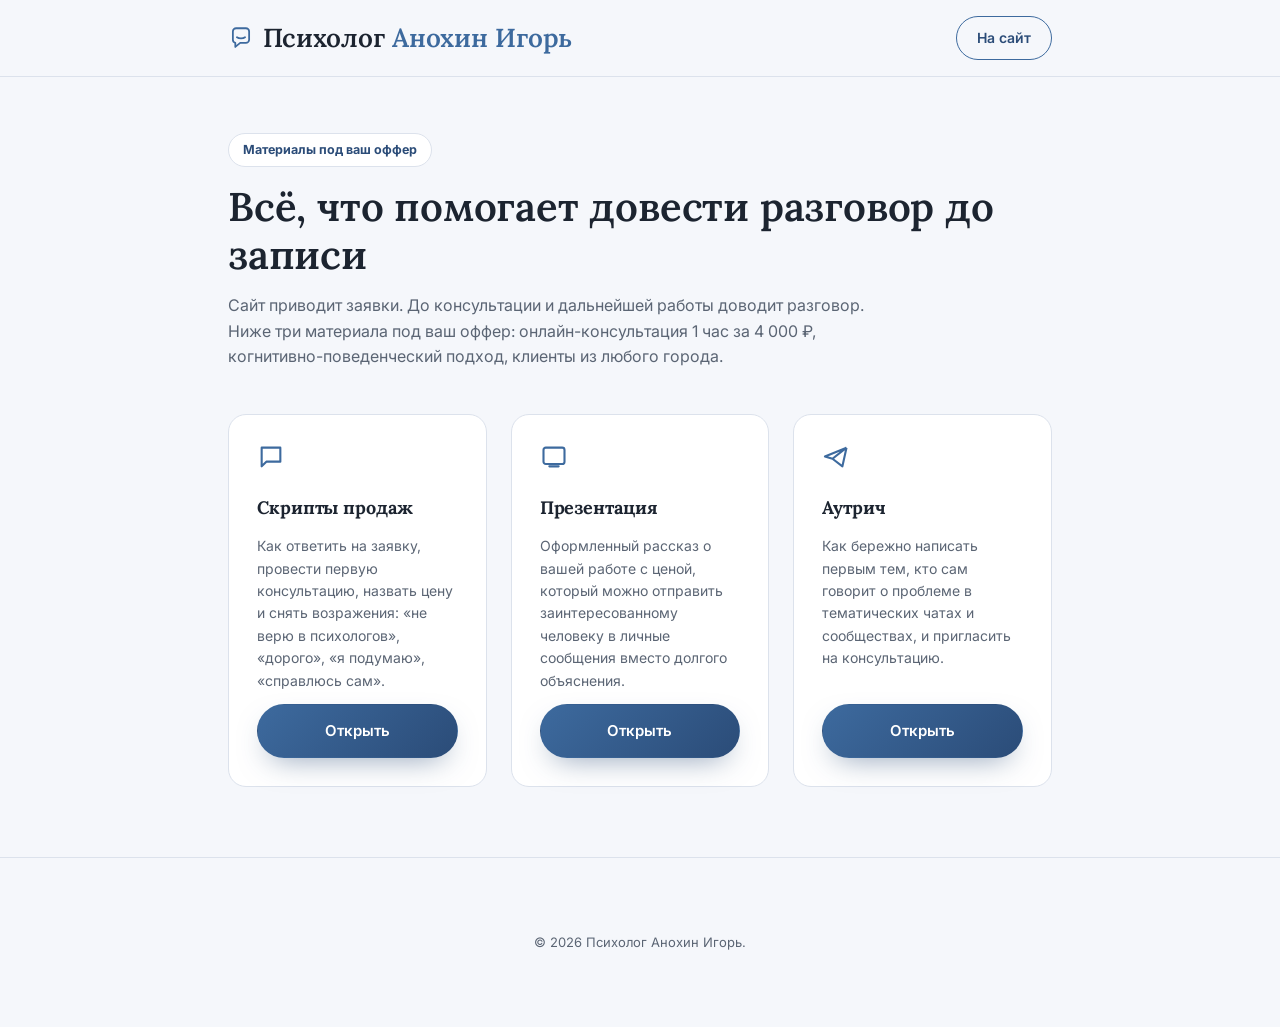
<file: materials.html>
<!DOCTYPE html>
<html lang="ru">
<head>
<meta charset="UTF-8">
<meta name="viewport" content="width=device-width, initial-scale=1.0">
<title>Материалы под ваш оффер — Психолог Анохин Игорь</title>
<link rel="preconnect" href="https://fonts.googleapis.com">
<link rel="preconnect" href="https://fonts.gstatic.com" crossorigin>
<link href="https://fonts.googleapis.com/css2?family=Lora:ital,wght@0,500;0,600;0,700;1,500&family=Inter:wght@400;500;600;700;800&display=swap" rel="stylesheet">
<link rel="stylesheet" href="styles.css">
</head>
<body>

<header class="doc-header">
  <div class="container doc-bar">
    <a href="index.html" class="logo__main"><svg class="logo__mark" width="26" height="26" viewBox="0 0 32 32" fill="none"><path d="M6 8a4 4 0 0 1 4-4h12a4 4 0 0 1 4 4v10a4 4 0 0 1-4 4h-7l-6 5v-5a4 4 0 0 1-3-4V8z" stroke="currentColor" stroke-width="2.2" stroke-linejoin="round"/><path d="M11 15c2.5 2 7.5 2 10 0" stroke="currentColor" stroke-width="2.2" stroke-linecap="round"/></svg><span>Психолог <i>Анохин Игорь</i></span></a>
    <div class="doc-bar__actions">
      <a href="index.html" class="btn btn--ghost btn--sm">На сайт</a>
    </div>
  </div>
</header>

<main class="container doc-hero">
  <span class="tag">Материалы под ваш оффер</span>
  <h1>Всё, что помогает довести разговор до записи</h1>
  <p>Сайт приводит заявки. До консультации и дальнейшей работы доводит разговор. Ниже три материала под ваш оффер: онлайн-консультация 1 час за 4 000 ₽, когнитивно-поведенческий подход, клиенты из любого города.</p>
</main>

<section class="container doc-section">
  <div class="material-grid">
    <div class="material-card">
      <div class="material-card__icon"><svg width="28" height="28" viewBox="0 0 24 24" fill="none"><path d="M4 4H20V16H8L4 20V4Z" stroke="currentColor" stroke-width="1.8" stroke-linejoin="round"/></svg></div>
      <h3>Скрипты продаж</h3>
      <p>Как ответить на заявку, провести первую консультацию, назвать цену и снять возражения: «не верю в психологов», «дорого», «я подумаю», «справлюсь сам».</p>
      <a href="scripts.html" class="btn btn--primary btn--block">Открыть</a>
    </div>
    <div class="material-card">
      <div class="material-card__icon"><svg width="28" height="28" viewBox="0 0 24 24" fill="none"><rect x="3" y="4" width="18" height="14" rx="2" stroke="currentColor" stroke-width="1.8"/><path d="M8 20H16" stroke="currentColor" stroke-width="1.8" stroke-linecap="round"/></svg></div>
      <h3>Презентация</h3>
      <p>Оформленный рассказ о вашей работе с ценой, который можно отправить заинтересованному человеку в личные сообщения вместо долгого объяснения.</p>
      <a href="presentation.html" class="btn btn--primary btn--block">Открыть</a>
    </div>
    <div class="material-card">
      <div class="material-card__icon"><svg width="28" height="28" viewBox="0 0 24 24" fill="none"><path d="M21 4L2.5 11.5L9 13.5M21 4L17.5 20L9 13.5M21 4L9 13.5" stroke="currentColor" stroke-width="1.8" stroke-linejoin="round"/></svg></div>
      <h3>Аутрич</h3>
      <p>Как бережно написать первым тем, кто сам говорит о проблеме в тематических чатах и сообществах, и пригласить на консультацию.</p>
      <a href="outreach.html" class="btn btn--primary btn--block">Открыть</a>
    </div>
  </div>
</section>

<footer class="footer">
  <div class="container footer__bottom">
    <span>© <span id="year"></span> Психолог Анохин Игорь.</span>
  </div>
</footer>

<script>document.getElementById('year').textContent = new Date().getFullYear();</script>
</body>
</html>
</file>
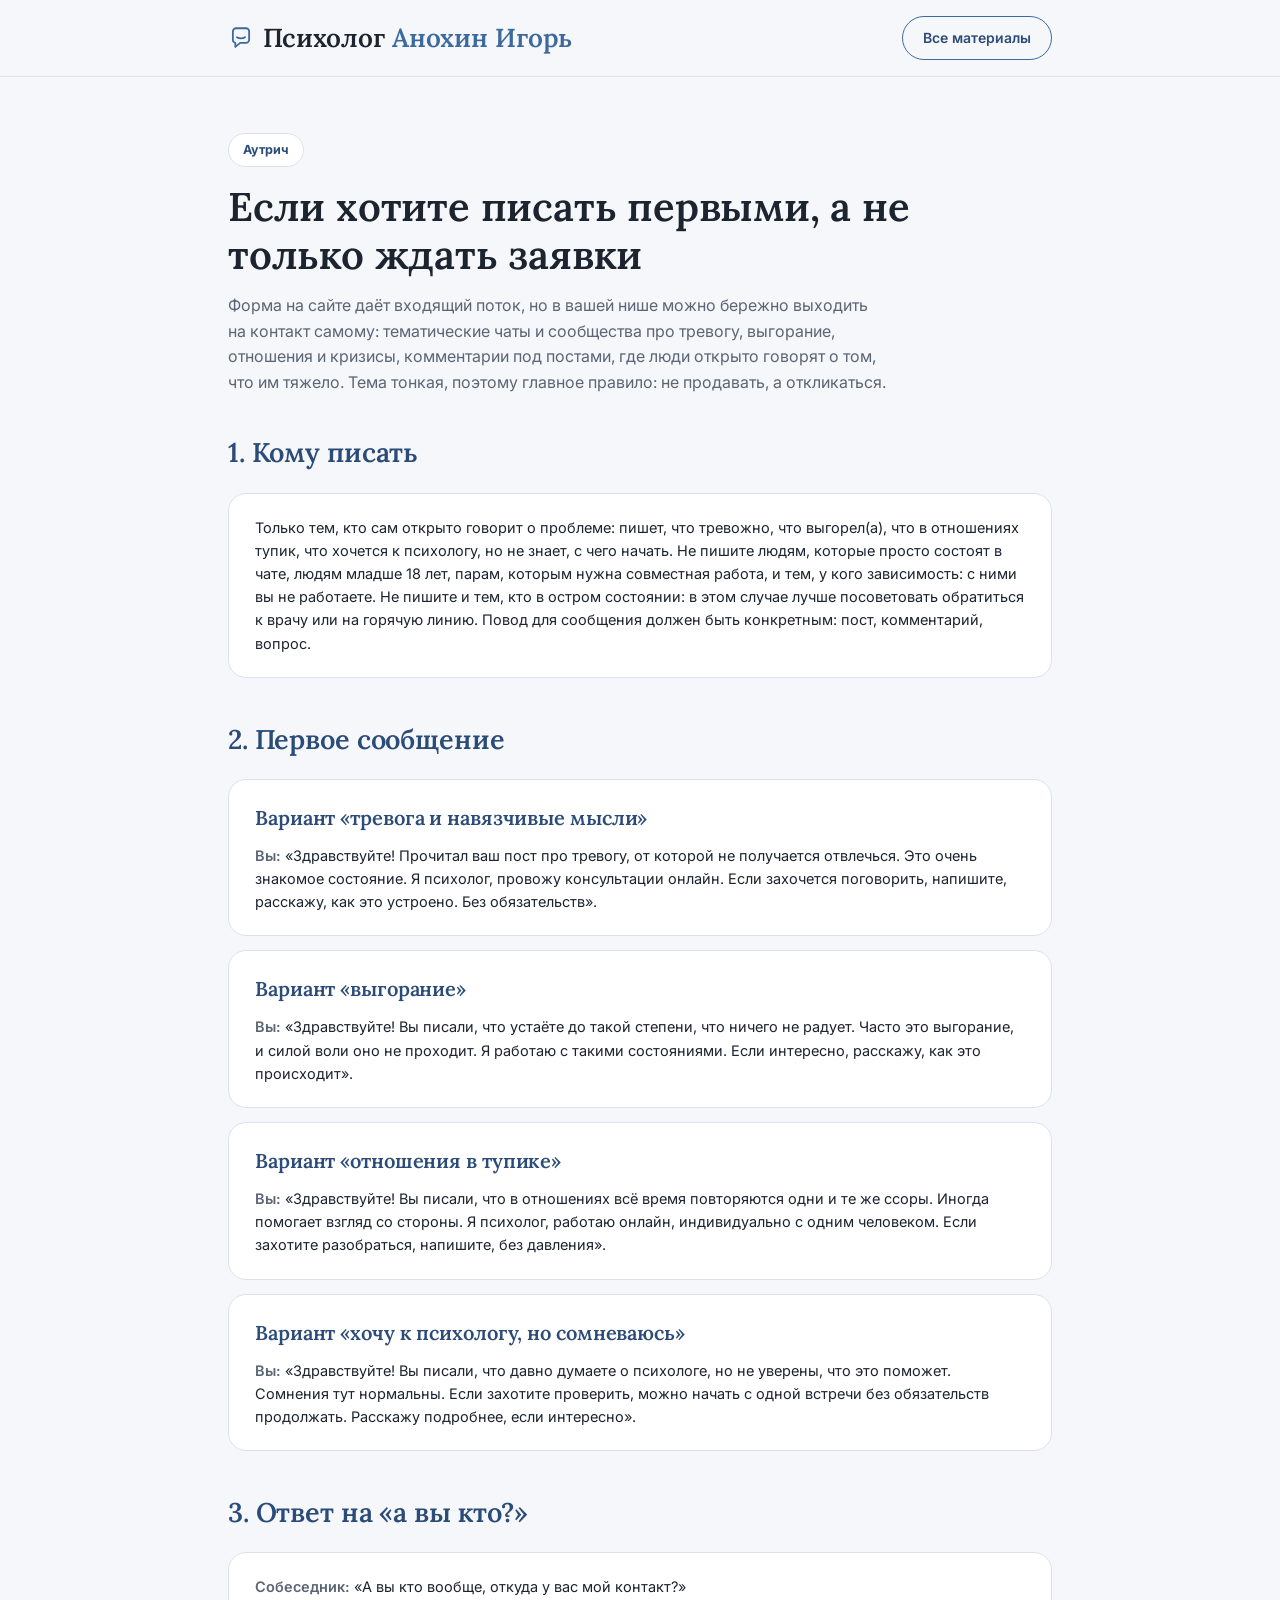
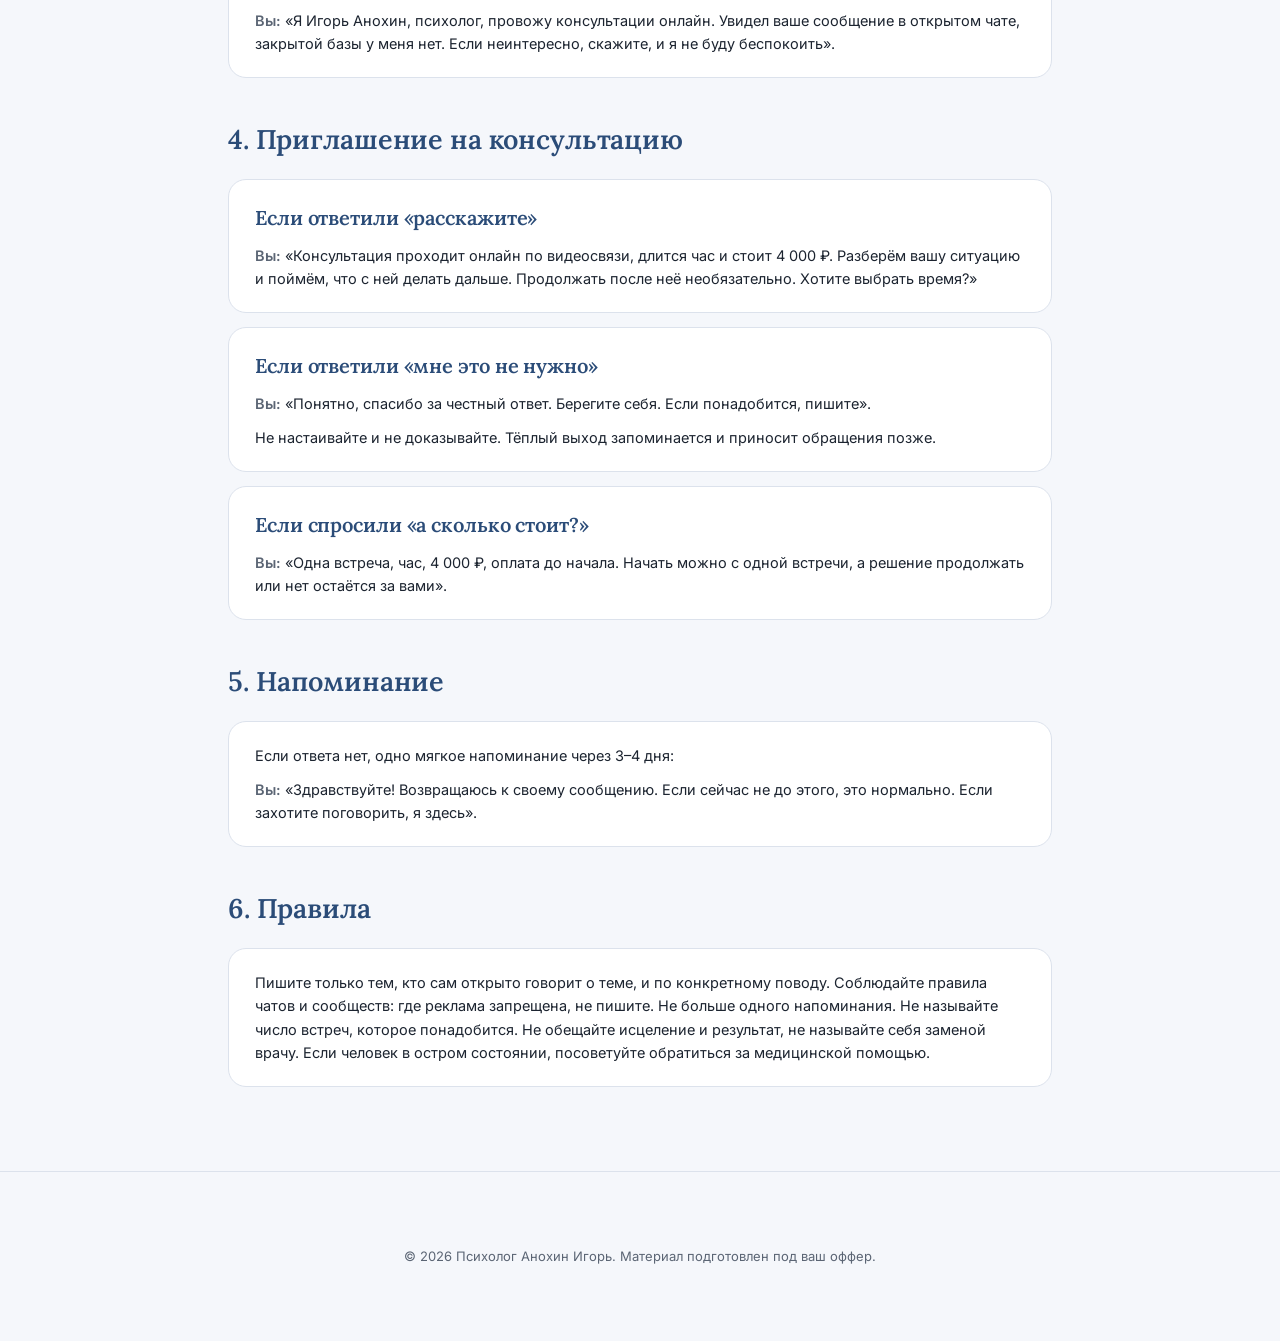
<file: outreach.html>
<!DOCTYPE html>
<html lang="ru">
<head>
<meta charset="UTF-8">
<meta name="viewport" content="width=device-width, initial-scale=1.0">
<title>Аутрич — Психолог Анохин Игорь</title>
<link rel="preconnect" href="https://fonts.googleapis.com">
<link rel="preconnect" href="https://fonts.gstatic.com" crossorigin>
<link href="https://fonts.googleapis.com/css2?family=Lora:ital,wght@0,500;0,600;0,700;1,500&family=Inter:wght@400;500;600;700;800&display=swap" rel="stylesheet">
<link rel="stylesheet" href="styles.css">
</head>
<body>

<header class="doc-header">
  <div class="container doc-bar">
    <a href="index.html" class="logo__main"><svg class="logo__mark" width="26" height="26" viewBox="0 0 32 32" fill="none"><path d="M6 8a4 4 0 0 1 4-4h12a4 4 0 0 1 4 4v10a4 4 0 0 1-4 4h-7l-6 5v-5a4 4 0 0 1-3-4V8z" stroke="currentColor" stroke-width="2.2" stroke-linejoin="round"/><path d="M11 15c2.5 2 7.5 2 10 0" stroke="currentColor" stroke-width="2.2" stroke-linecap="round"/></svg><span>Психолог <i>Анохин Игорь</i></span></a>
    <div class="doc-bar__actions">
      <a href="materials.html" class="btn btn--ghost btn--sm">Все материалы</a>
    </div>
  </div>
</header>

<main class="container doc-hero">
  <span class="tag">Аутрич</span>
  <h1>Если хотите писать первыми, а не только ждать заявки</h1>
  <p>Форма на сайте даёт входящий поток, но в вашей нише можно бережно выходить на контакт самому: тематические чаты и сообщества про тревогу, выгорание, отношения и кризисы, комментарии под постами, где люди открыто говорят о том, что им тяжело. Тема тонкая, поэтому главное правило: не продавать, а откликаться.</p>
</main>

<section class="container doc-section">
  <h2>1. Кому писать</h2>
  <div class="script-block">
    <p>Только тем, кто сам открыто говорит о проблеме: пишет, что тревожно, что выгорел(а), что в отношениях тупик, что хочется к психологу, но не знает, с чего начать. Не пишите людям, которые просто состоят в чате, людям младше 18 лет, парам, которым нужна совместная работа, и тем, у кого зависимость: с ними вы не работаете. Не пишите и тем, кто в остром состоянии: в этом случае лучше посоветовать обратиться к врачу или на горячую линию. Повод для сообщения должен быть конкретным: пост, комментарий, вопрос.</p>
  </div>

  <h2>2. Первое сообщение</h2>
  <div class="script-block">
    <h3>Вариант «тревога и навязчивые мысли»</h3>
    <p><span class="who">Вы:</span> «Здравствуйте! Прочитал ваш пост про тревогу, от которой не получается отвлечься. Это очень знакомое состояние. Я психолог, провожу консультации онлайн. Если захочется поговорить, напишите, расскажу, как это устроено. Без обязательств».</p>
  </div>
  <div class="script-block">
    <h3>Вариант «выгорание»</h3>
    <p><span class="who">Вы:</span> «Здравствуйте! Вы писали, что устаёте до такой степени, что ничего не радует. Часто это выгорание, и силой воли оно не проходит. Я работаю с такими состояниями. Если интересно, расскажу, как это происходит».</p>
  </div>
  <div class="script-block">
    <h3>Вариант «отношения в тупике»</h3>
    <p><span class="who">Вы:</span> «Здравствуйте! Вы писали, что в отношениях всё время повторяются одни и те же ссоры. Иногда помогает взгляд со стороны. Я психолог, работаю онлайн, индивидуально с одним человеком. Если захотите разобраться, напишите, без давления».</p>
  </div>
  <div class="script-block">
    <h3>Вариант «хочу к психологу, но сомневаюсь»</h3>
    <p><span class="who">Вы:</span> «Здравствуйте! Вы писали, что давно думаете о психологе, но не уверены, что это поможет. Сомнения тут нормальны. Если захотите проверить, можно начать с одной встречи без обязательств продолжать. Расскажу подробнее, если интересно».</p>
  </div>

  <h2>3. Ответ на «а вы кто?»</h2>
  <div class="script-block">
    <p><span class="who">Собеседник:</span> «А вы кто вообще, откуда у вас мой контакт?»</p>
    <p><span class="who">Вы:</span> «Я Игорь Анохин, психолог, провожу консультации онлайн. Увидел ваше сообщение в открытом чате, закрытой базы у меня нет. Если неинтересно, скажите, и я не буду беспокоить».</p>
  </div>

  <h2>4. Приглашение на консультацию</h2>
  <div class="script-block">
    <h3>Если ответили «расскажите»</h3>
    <p><span class="who">Вы:</span> «Консультация проходит онлайн по видеосвязи, длится час и стоит 4 000 ₽. Разберём вашу ситуацию и поймём, что с ней делать дальше. Продолжать после неё необязательно. Хотите выбрать время?»</p>
  </div>
  <div class="script-block">
    <h3>Если ответили «мне это не нужно»</h3>
    <p><span class="who">Вы:</span> «Понятно, спасибо за честный ответ. Берегите себя. Если понадобится, пишите».</p>
    <p>Не настаивайте и не доказывайте. Тёплый выход запоминается и приносит обращения позже.</p>
  </div>
  <div class="script-block">
    <h3>Если спросили «а сколько стоит?»</h3>
    <p><span class="who">Вы:</span> «Одна встреча, час, 4 000 ₽, оплата до начала. Начать можно с одной встречи, а решение продолжать или нет остаётся за вами».</p>
  </div>

  <h2>5. Напоминание</h2>
  <div class="script-block">
    <p>Если ответа нет, одно мягкое напоминание через 3–4 дня:</p>
    <p><span class="who">Вы:</span> «Здравствуйте! Возвращаюсь к своему сообщению. Если сейчас не до этого, это нормально. Если захотите поговорить, я здесь».</p>
  </div>

  <h2>6. Правила</h2>
  <div class="script-block">
    <p>Пишите только тем, кто сам открыто говорит о теме, и по конкретному поводу. Соблюдайте правила чатов и сообществ: где реклама запрещена, не пишите. Не больше одного напоминания. Не называйте число встреч, которое понадобится. Не обещайте исцеление и результат, не называйте себя заменой врачу. Если человек в остром состоянии, посоветуйте обратиться за медицинской помощью.</p>
  </div>
</section>

<footer class="footer">
  <div class="container footer__bottom">
    <span>© <span id="year"></span> Психолог Анохин Игорь. Материал подготовлен под ваш оффер.</span>
  </div>
</footer>

<script>document.getElementById('year').textContent = new Date().getFullYear();</script>
</body>
</html>
</file>
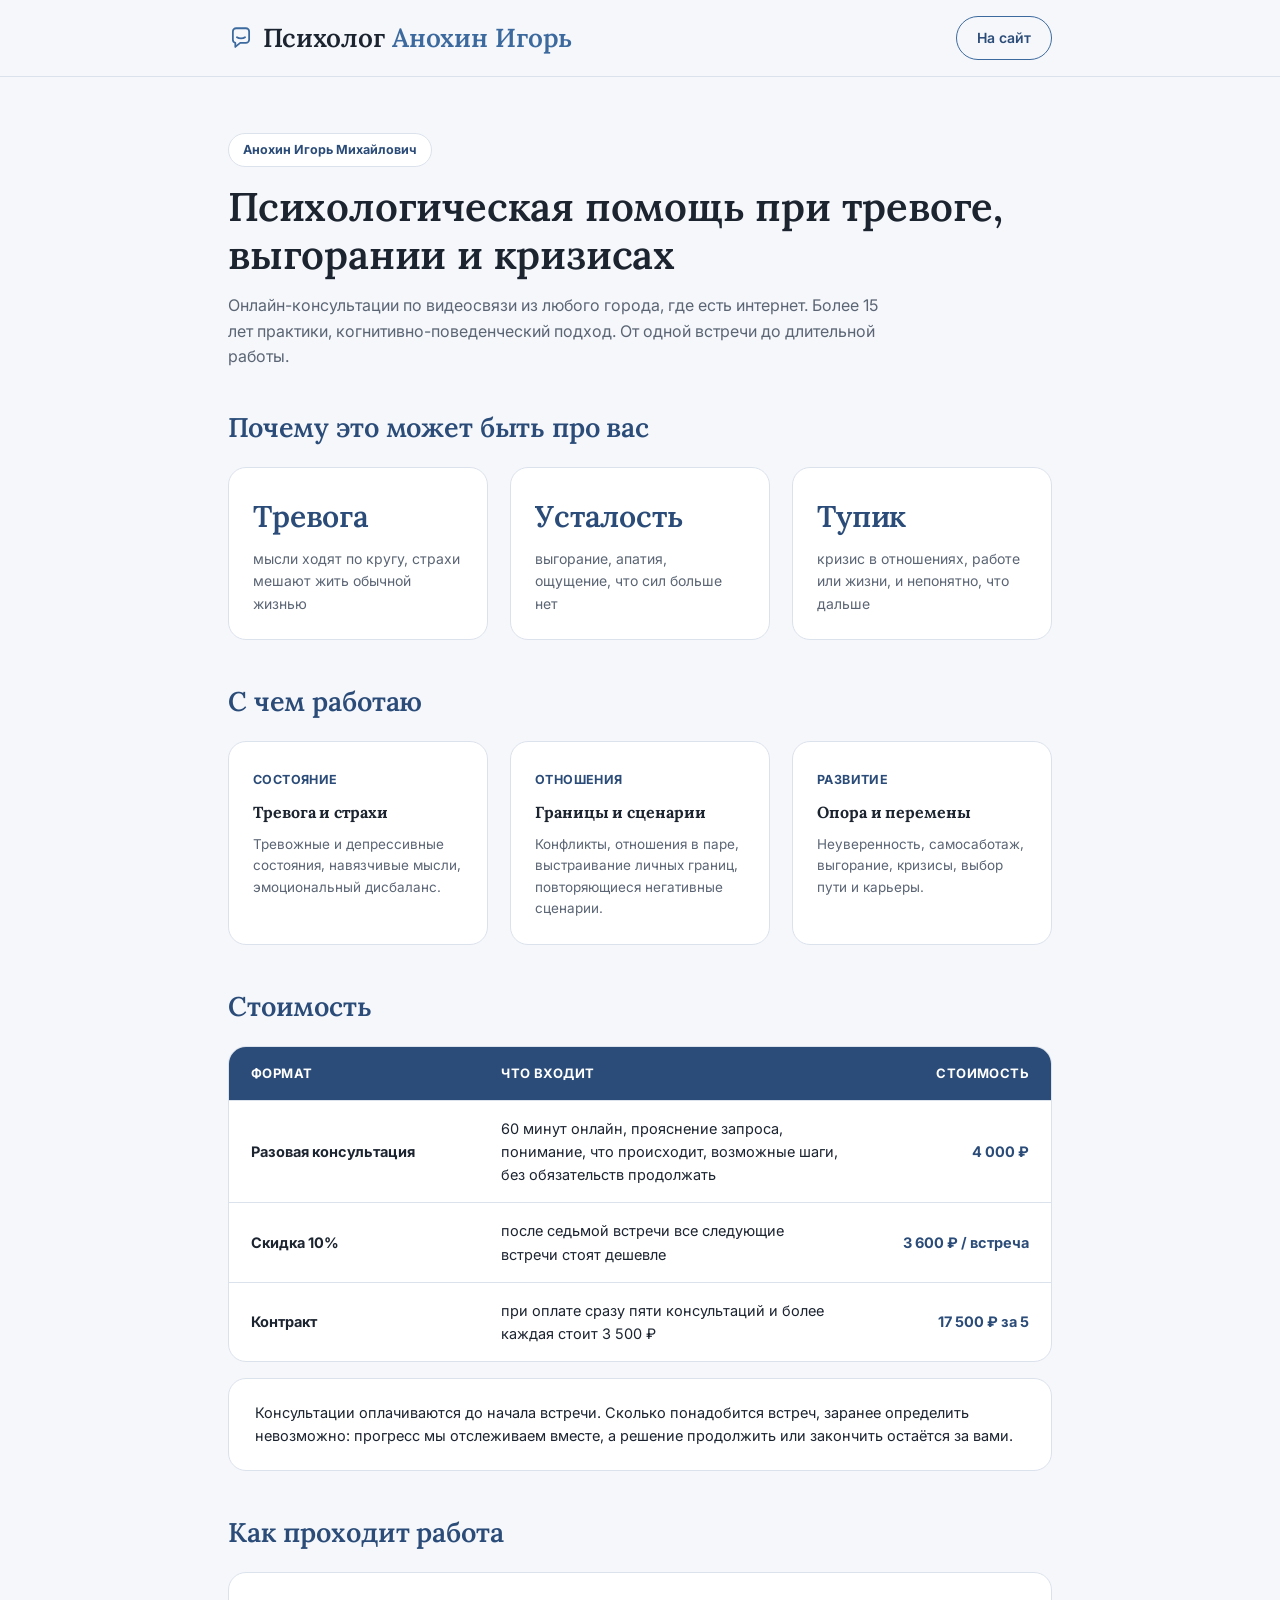
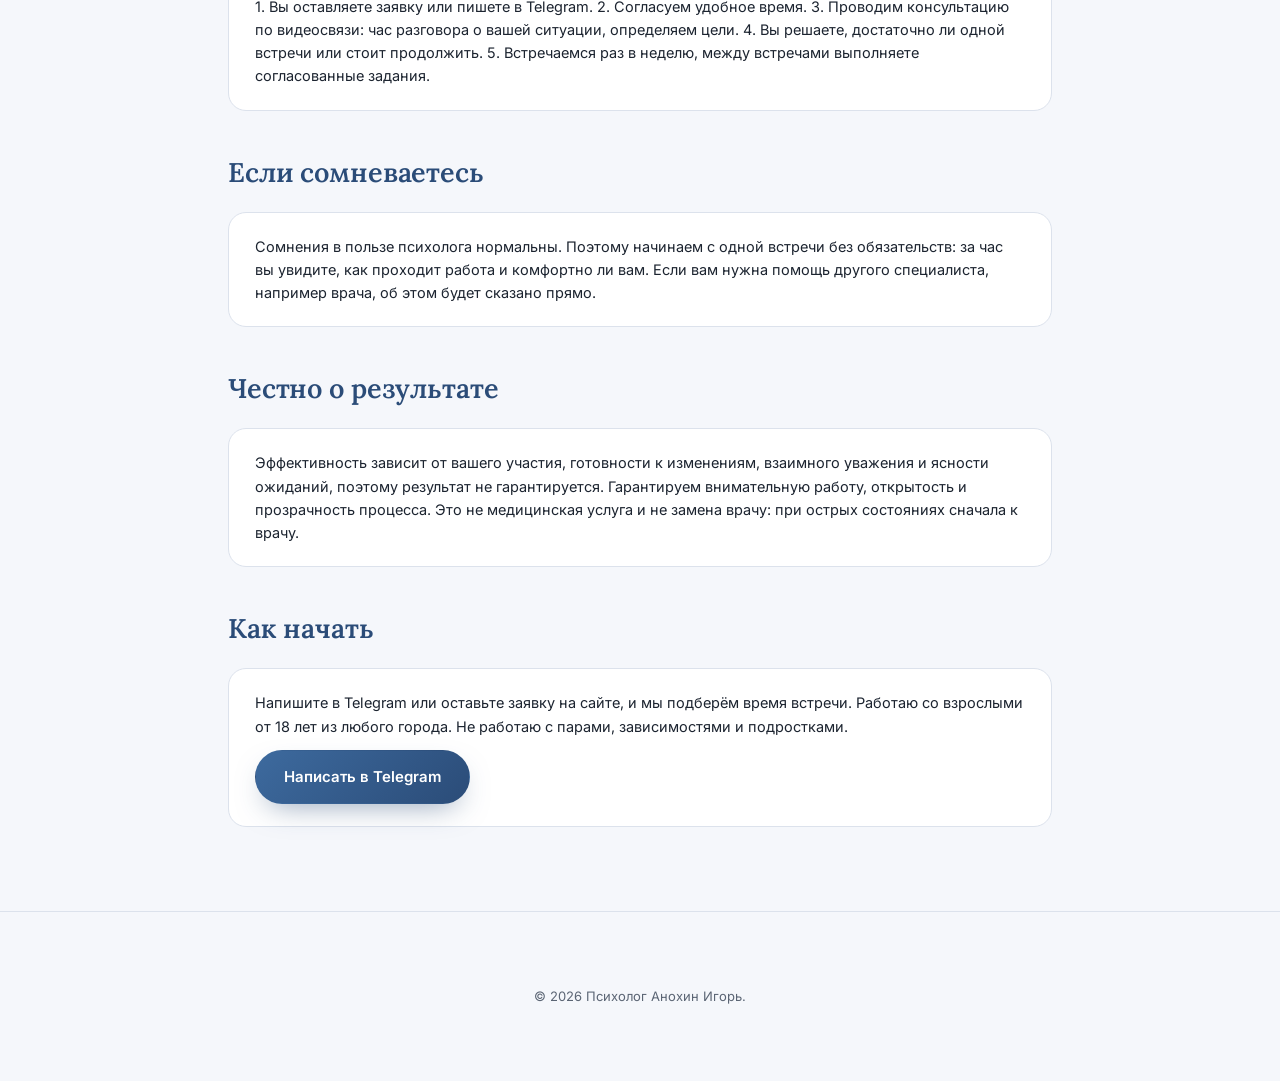
<file: presentation.html>
<!DOCTYPE html>
<html lang="ru">
<head>
<meta charset="UTF-8">
<meta name="viewport" content="width=device-width, initial-scale=1.0">
<title>Психологические консультации онлайн — Психолог Анохин Игорь</title>
<link rel="preconnect" href="https://fonts.googleapis.com">
<link rel="preconnect" href="https://fonts.gstatic.com" crossorigin>
<link href="https://fonts.googleapis.com/css2?family=Lora:ital,wght@0,500;0,600;0,700;1,500&family=Inter:wght@400;500;600;700;800&display=swap" rel="stylesheet">
<link rel="stylesheet" href="styles.css">
</head>
<body>

<header class="doc-header">
  <div class="container doc-bar">
    <a href="index.html" class="logo__main"><svg class="logo__mark" width="26" height="26" viewBox="0 0 32 32" fill="none"><path d="M6 8a4 4 0 0 1 4-4h12a4 4 0 0 1 4 4v10a4 4 0 0 1-4 4h-7l-6 5v-5a4 4 0 0 1-3-4V8z" stroke="currentColor" stroke-width="2.2" stroke-linejoin="round"/><path d="M11 15c2.5 2 7.5 2 10 0" stroke="currentColor" stroke-width="2.2" stroke-linecap="round"/></svg><span>Психолог <i>Анохин Игорь</i></span></a>
    <div class="doc-bar__actions">
      <a href="index.html" class="btn btn--ghost btn--sm">На сайт</a>
    </div>
  </div>
</header>

<main class="container doc-hero">
  <span class="tag">Анохин Игорь Михайлович</span>
  <h1>Психологическая помощь при тревоге, выгорании и кризисах</h1>
  <p>Онлайн-консультации по видеосвязи из любого города, где есть интернет. Более 15 лет практики, когнитивно-поведенческий подход. От одной встречи до длительной работы.</p>
</main>

<section class="container doc-section">
  <h2>Почему это может быть про вас</h2>
  <div class="usp-grid">
    <div class="usp"><span class="usp__num">Тревога</span><p>мысли ходят по кругу, страхи мешают жить обычной жизнью</p></div>
    <div class="usp"><span class="usp__num">Усталость</span><p>выгорание, апатия, ощущение, что сил больше нет</p></div>
    <div class="usp"><span class="usp__num">Тупик</span><p>кризис в отношениях, работе или жизни, и непонятно, что дальше</p></div>
  </div>

  <h2>С чем работаю</h2>
  <div class="grid grid--3">
    <div class="doc-service"><span class="doc-service__tag">Состояние</span><h4>Тревога и страхи</h4><p>Тревожные и депрессивные состояния, навязчивые мысли, эмоциональный дисбаланс.</p></div>
    <div class="doc-service"><span class="doc-service__tag">Отношения</span><h4>Границы и сценарии</h4><p>Конфликты, отношения в паре, выстраивание личных границ, повторяющиеся негативные сценарии.</p></div>
    <div class="doc-service"><span class="doc-service__tag">Развитие</span><h4>Опора и перемены</h4><p>Неуверенность, самосаботаж, выгорание, кризисы, выбор пути и карьеры.</p></div>
  </div>

  <h2>Стоимость</h2>
  <div class="doc-price-table">
    <div class="doc-price-row doc-price-row--head"><span>Формат</span><span>Что входит</span><span>Стоимость</span></div>
    <div class="doc-price-row"><span>Разовая консультация</span><span>60 минут онлайн, прояснение запроса, понимание, что происходит, возможные шаги, без обязательств продолжать</span><span>4 000 ₽</span></div>
    <div class="doc-price-row"><span>Скидка 10%</span><span>после седьмой встречи все следующие встречи стоят дешевле</span><span>3 600 ₽ / встреча</span></div>
    <div class="doc-price-row"><span>Контракт</span><span>при оплате сразу пяти консультаций и более каждая стоит 3 500 ₽</span><span>17 500 ₽ за 5</span></div>
  </div>
  <div class="script-block">
    <p>Консультации оплачиваются до начала встречи. Сколько понадобится встреч, заранее определить невозможно: прогресс мы отслеживаем вместе, а решение продолжить или закончить остаётся за вами.</p>
  </div>

  <h2>Как проходит работа</h2>
  <div class="script-block">
    <p>1. Вы оставляете заявку или пишете в Telegram. 2. Согласуем удобное время. 3. Проводим консультацию по видеосвязи: час разговора о вашей ситуации, определяем цели. 4. Вы решаете, достаточно ли одной встречи или стоит продолжить. 5. Встречаемся раз в неделю, между встречами выполняете согласованные задания.</p>
  </div>

  <h2>Если сомневаетесь</h2>
  <div class="script-block">
    <p>Сомнения в пользе психолога нормальны. Поэтому начинаем с одной встречи без обязательств: за час вы увидите, как проходит работа и комфортно ли вам. Если вам нужна помощь другого специалиста, например врача, об этом будет сказано прямо.</p>
  </div>

  <h2>Честно о результате</h2>
  <div class="script-block">
    <p>Эффективность зависит от вашего участия, готовности к изменениям, взаимного уважения и ясности ожиданий, поэтому результат не гарантируется. Гарантируем внимательную работу, открытость и прозрачность процесса. Это не медицинская услуга и не замена врачу: при острых состояниях сначала к врачу.</p>
  </div>

  <h2>Как начать</h2>
  <div class="script-block">
    <p>Напишите в Telegram или оставьте заявку на сайте, и мы подберём время встречи. Работаю со взрослыми от 18 лет из любого города. Не работаю с парами, зависимостями и подростками.</p>
    <div style="display:flex;gap:12px;flex-wrap:wrap;margin-top:12px;">
      <a href="https://t.me/An_Garr" target="_blank" rel="noopener" class="btn btn--primary">Написать в Telegram</a>
    </div>
  </div>
</section>

<footer class="footer">
  <div class="container footer__bottom">
    <span>© <span id="year"></span> Психолог Анохин Игорь.</span>
  </div>
</footer>

<script>document.getElementById('year').textContent = new Date().getFullYear();</script>
</body>
</html>
</file>
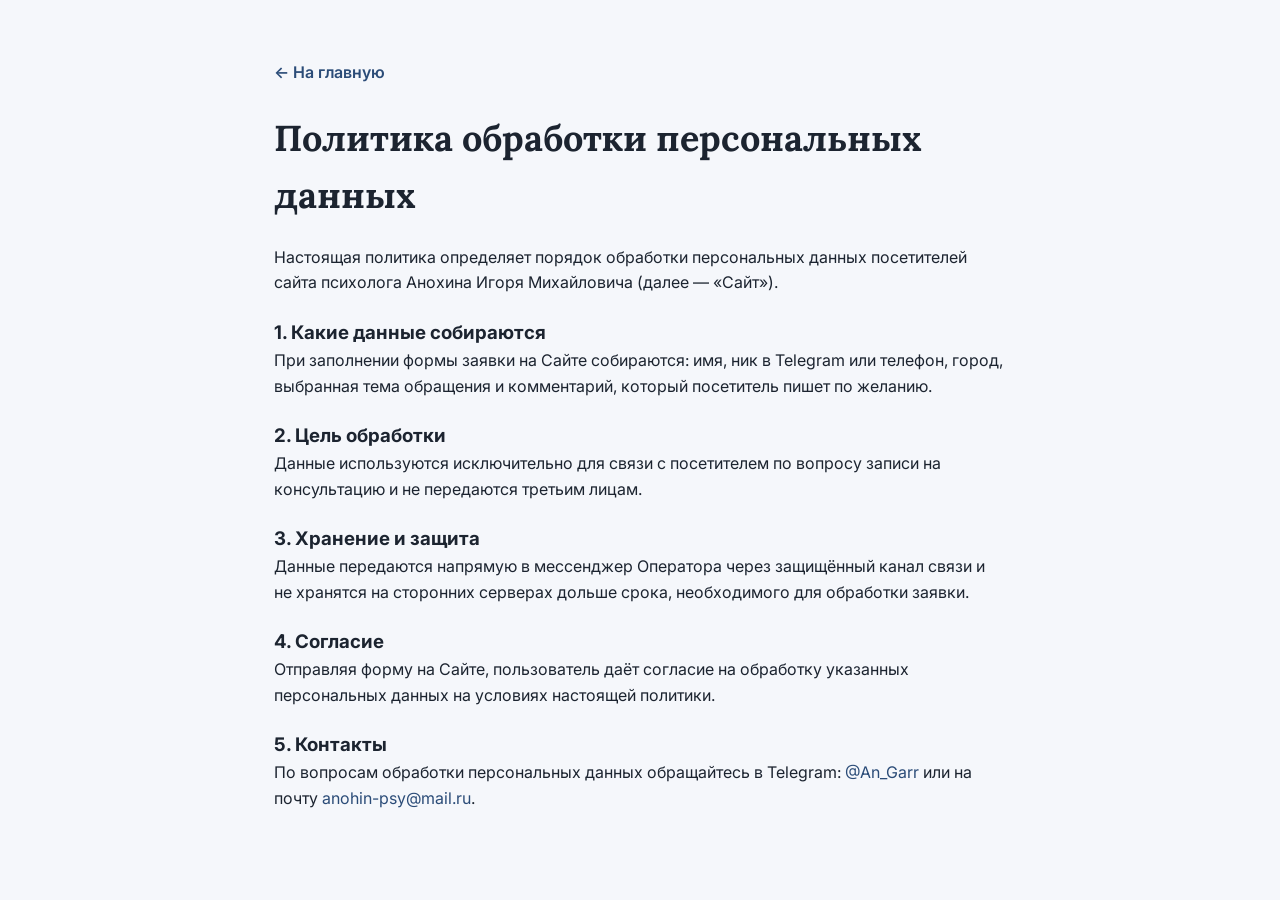
<file: privacy.html>
<!DOCTYPE html>
<html lang="ru">
<head>
<meta charset="UTF-8">
<meta name="viewport" content="width=device-width, initial-scale=1.0">
<title>Политика обработки персональных данных — Психолог Анохин Игорь</title>
<link href="https://fonts.googleapis.com/css2?family=Lora:wght@500;600;700&family=Inter:wght@400;500;600&display=swap" rel="stylesheet">
<link rel="stylesheet" href="styles.css">
</head>
<body>
<div class="container" style="padding: 60px 24px; max-width: 780px;">
  <a href="index.html" style="color: var(--accent-dark); font-weight: 600;">← На главную</a>
  <h1 style="margin-top: 24px; margin-bottom: 20px; font-size: 36px; font-family: var(--font-head);">Политика обработки персональных данных</h1>
  <p>Настоящая политика определяет порядок обработки персональных данных посетителей сайта психолога Анохина Игоря Михайловича (далее — «Сайт»).</p>
  <h3 style="margin-top:22px">1. Какие данные собираются</h3>
  <p>При заполнении формы заявки на Сайте собираются: имя, ник в Telegram или телефон, город, выбранная тема обращения и комментарий, который посетитель пишет по желанию.</p>
  <h3 style="margin-top:22px">2. Цель обработки</h3>
  <p>Данные используются исключительно для связи с посетителем по вопросу записи на консультацию и не передаются третьим лицам.</p>
  <h3 style="margin-top:22px">3. Хранение и защита</h3>
  <p>Данные передаются напрямую в мессенджер Оператора через защищённый канал связи и не хранятся на сторонних серверах дольше срока, необходимого для обработки заявки.</p>
  <h3 style="margin-top:22px">4. Согласие</h3>
  <p>Отправляя форму на Сайте, пользователь даёт согласие на обработку указанных персональных данных на условиях настоящей политики.</p>
  <h3 style="margin-top:22px">5. Контакты</h3>
  <p>По вопросам обработки персональных данных обращайтесь в Telegram: <a href="https://t.me/An_Garr" style="color:var(--accent-dark)">@An_Garr</a> или на почту <a href="mailto:anohin-psy@mail.ru" style="color:var(--accent-dark)">anohin-psy@mail.ru</a>.</p>
</div>
</body>
</html>
</file>
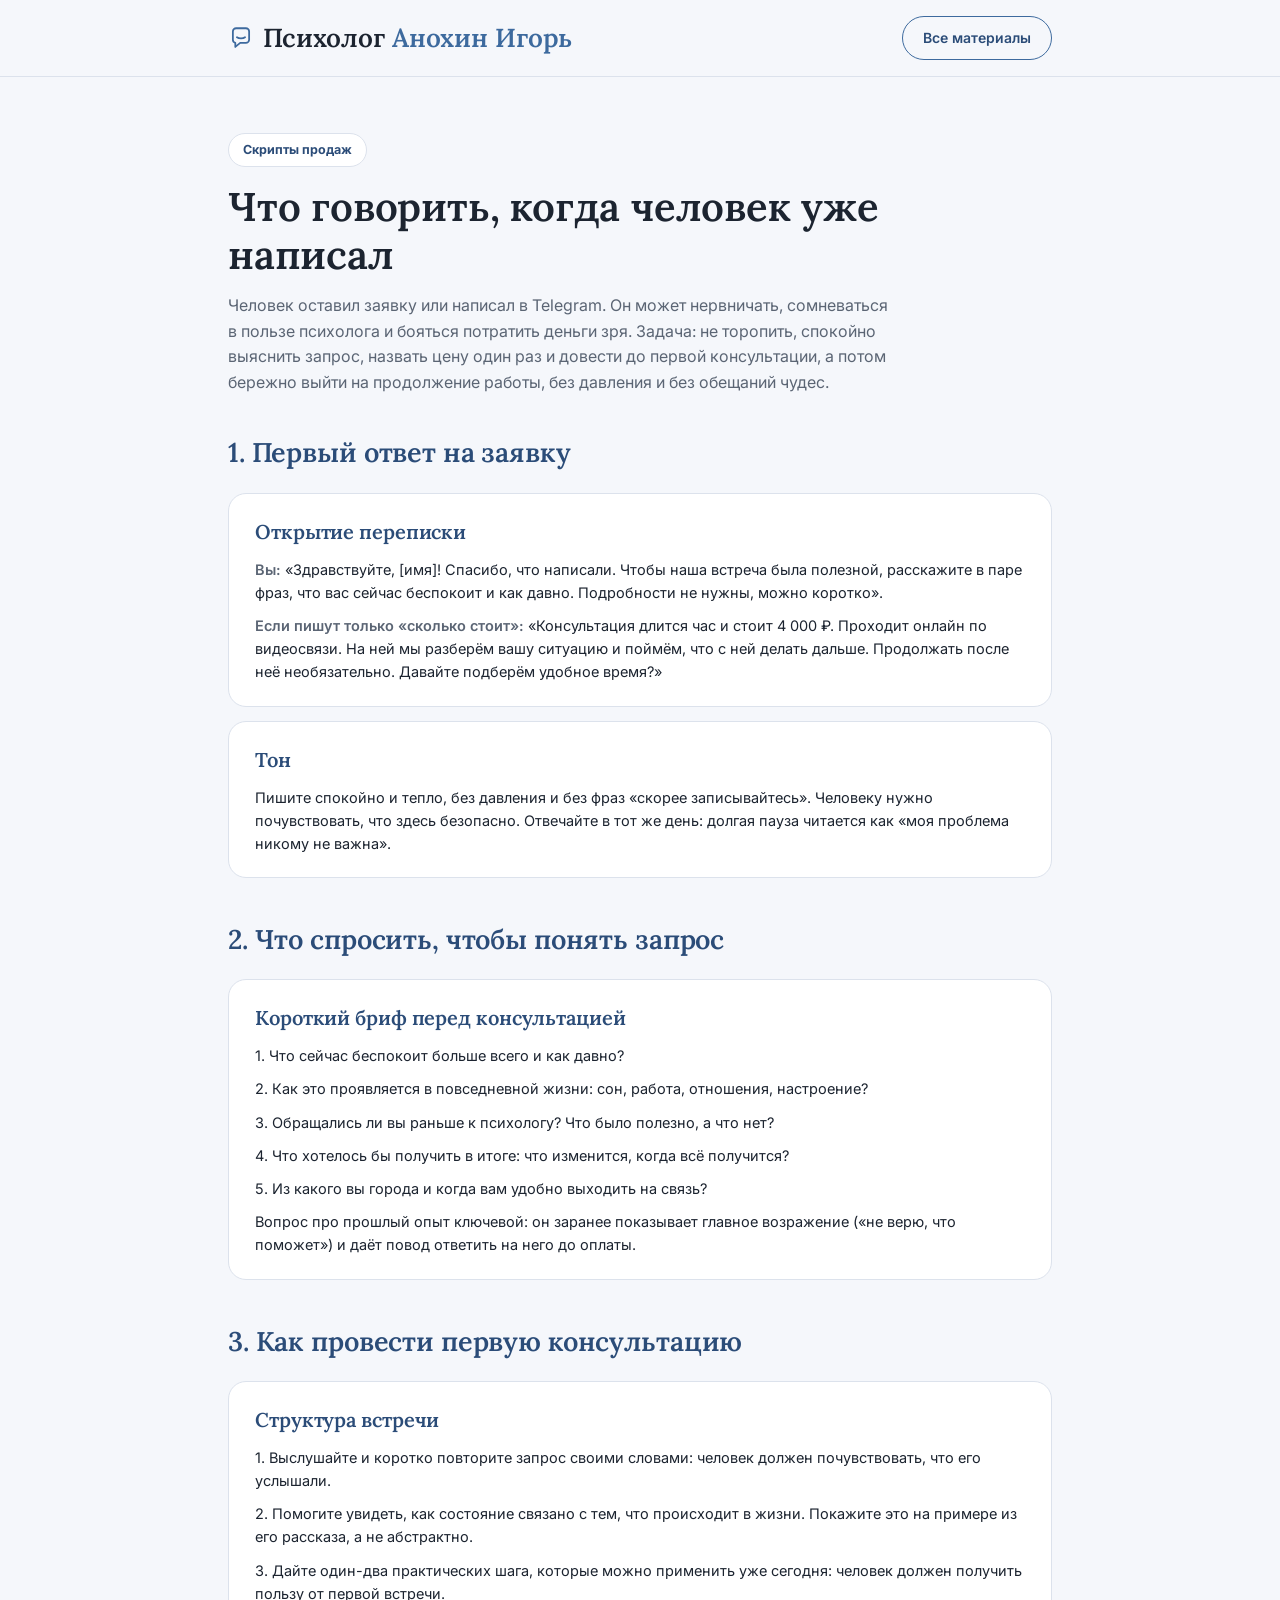
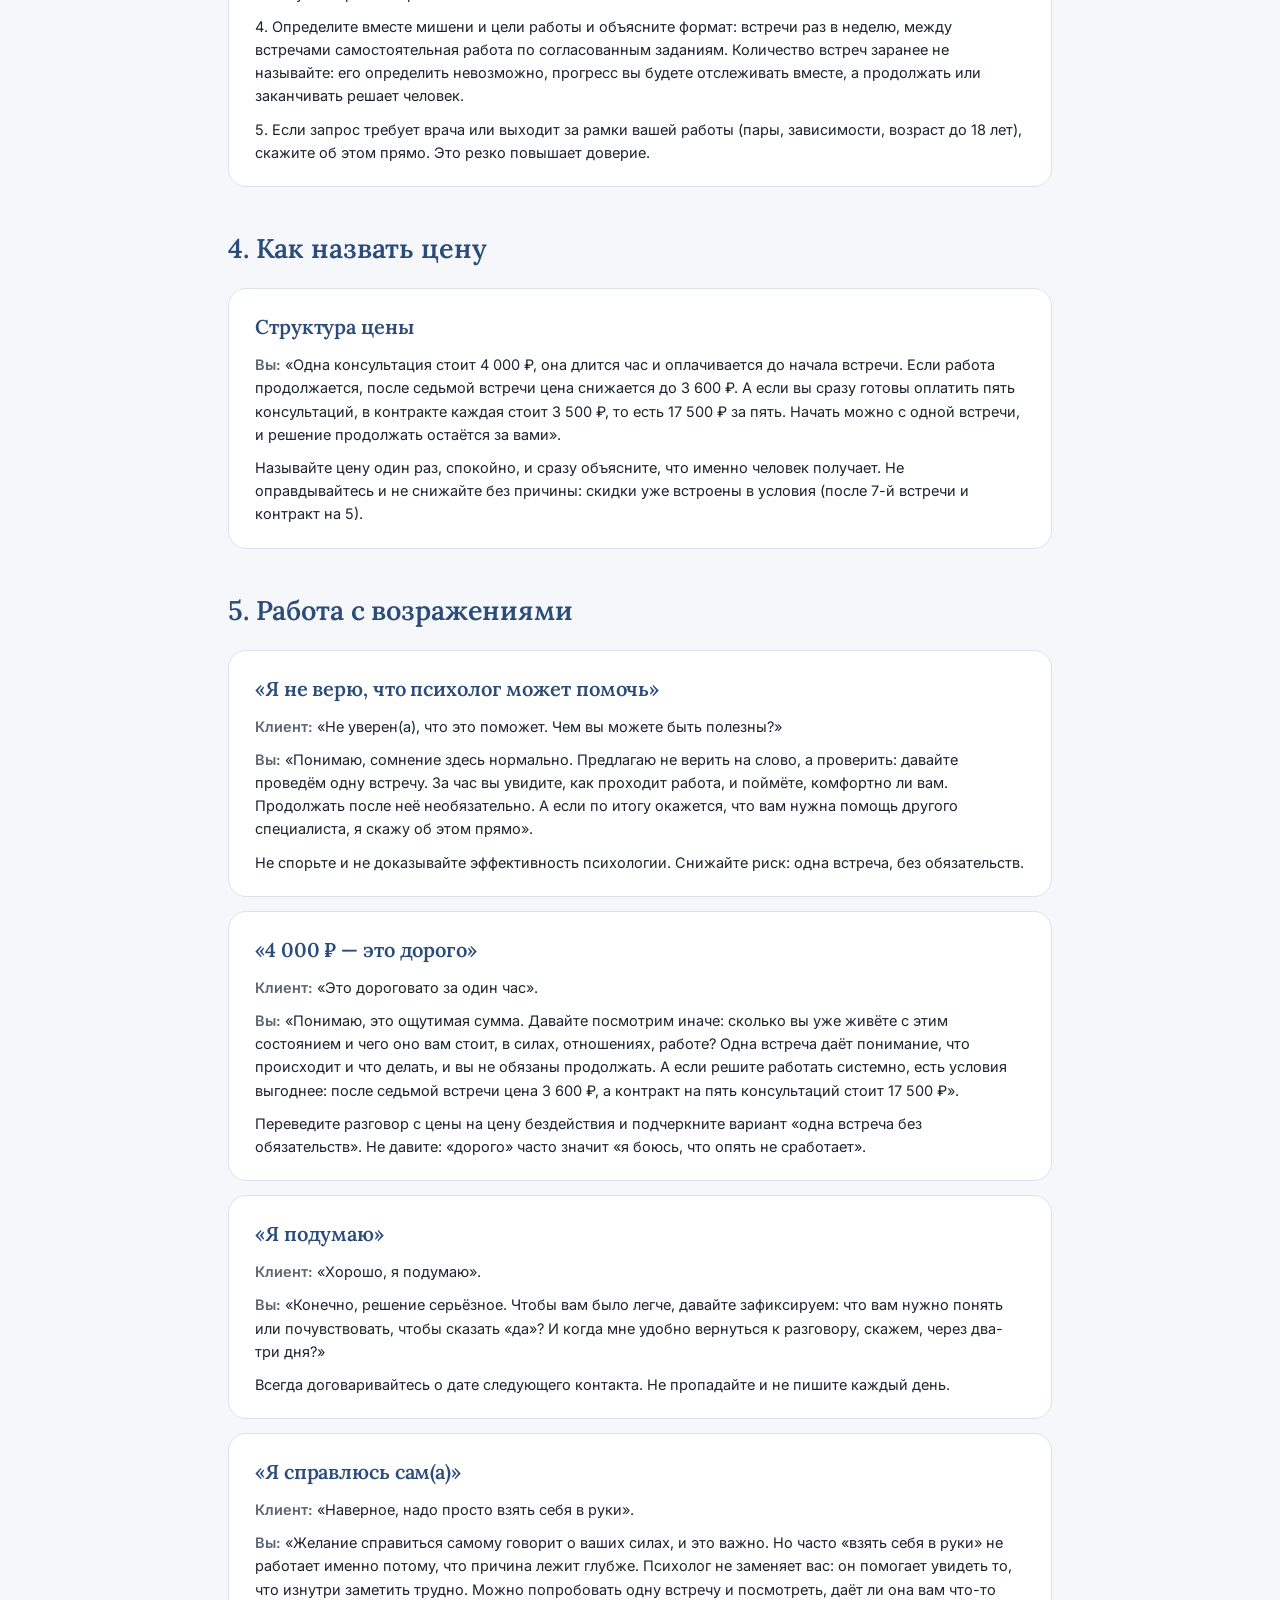
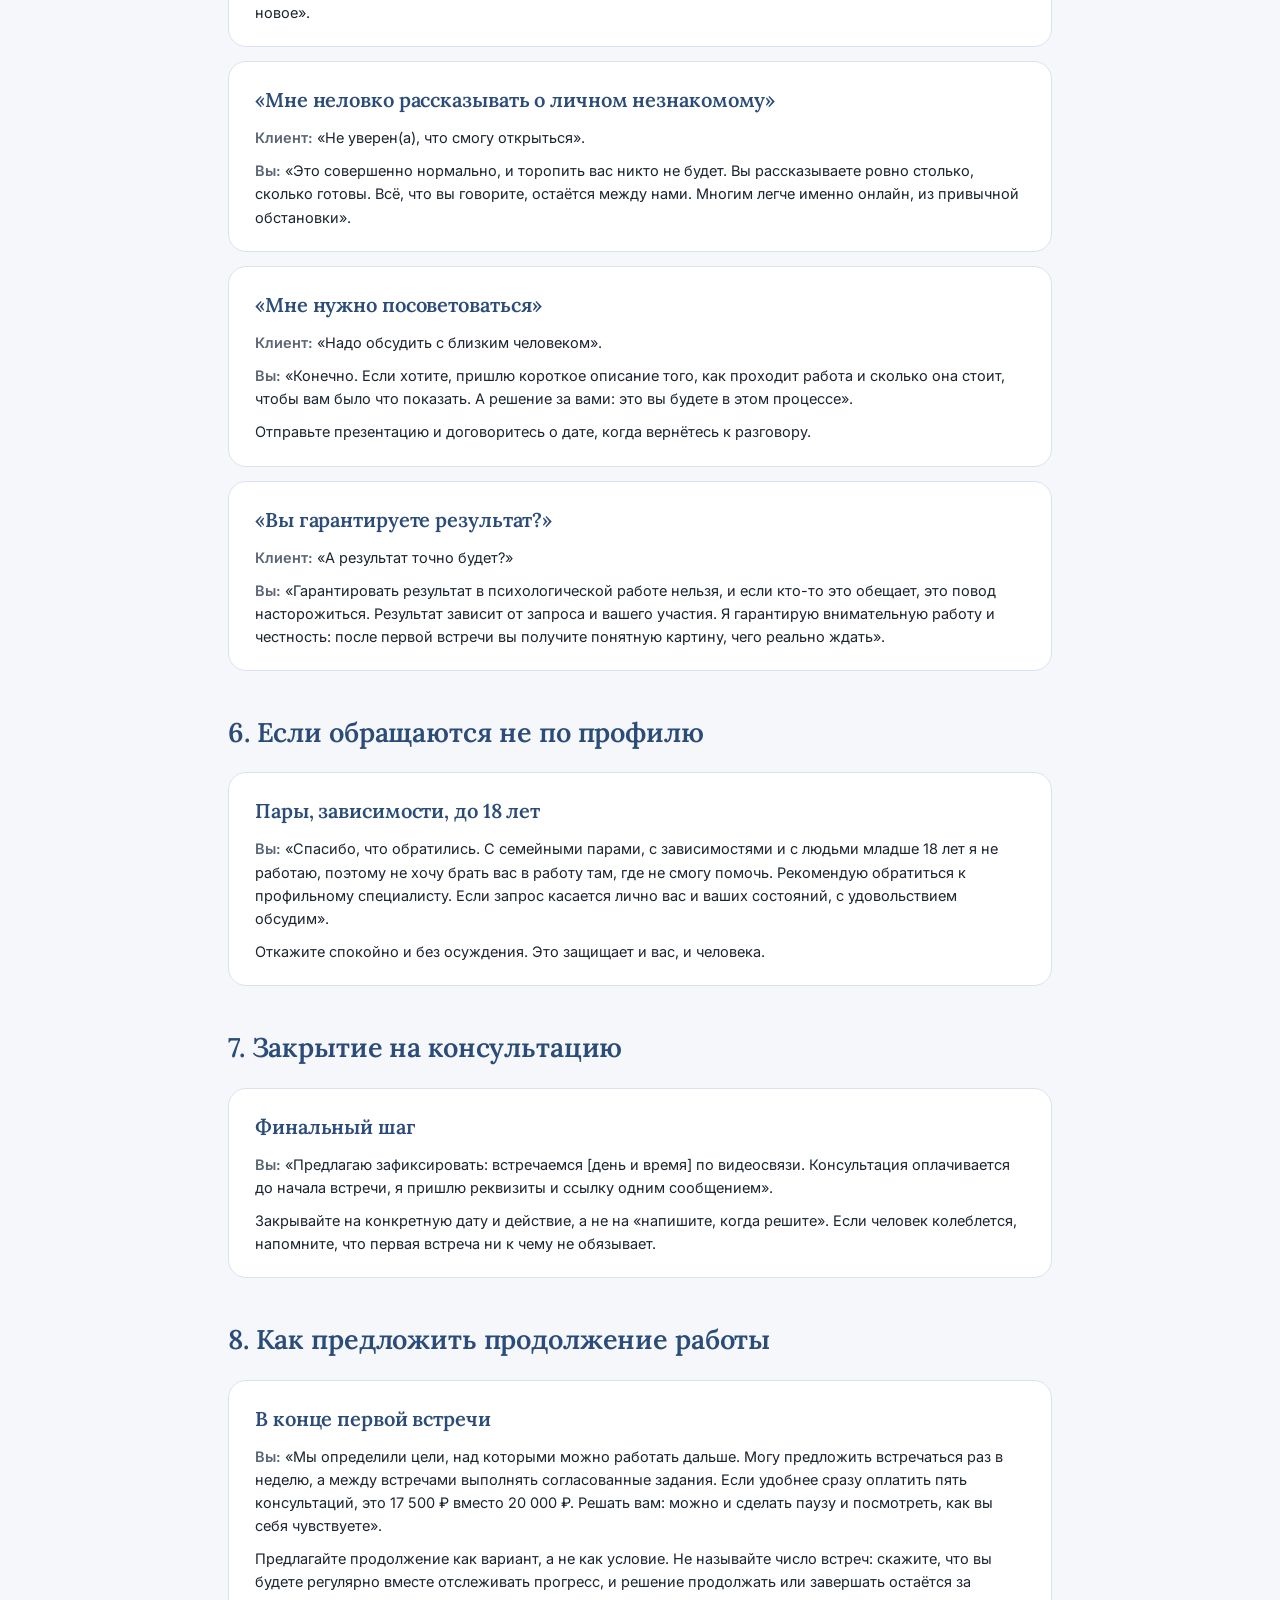
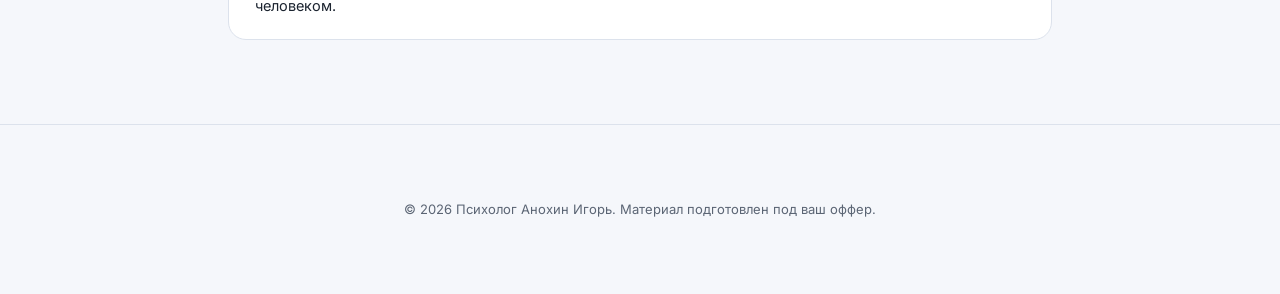
<file: scripts.html>
<!DOCTYPE html>
<html lang="ru">
<head>
<meta charset="UTF-8">
<meta name="viewport" content="width=device-width, initial-scale=1.0">
<title>Скрипты продаж — Психолог Анохин Игорь</title>
<link rel="preconnect" href="https://fonts.googleapis.com">
<link rel="preconnect" href="https://fonts.gstatic.com" crossorigin>
<link href="https://fonts.googleapis.com/css2?family=Lora:ital,wght@0,500;0,600;0,700;1,500&family=Inter:wght@400;500;600;700;800&display=swap" rel="stylesheet">
<link rel="stylesheet" href="styles.css">
</head>
<body>

<header class="doc-header">
  <div class="container doc-bar">
    <a href="index.html" class="logo__main"><svg class="logo__mark" width="26" height="26" viewBox="0 0 32 32" fill="none"><path d="M6 8a4 4 0 0 1 4-4h12a4 4 0 0 1 4 4v10a4 4 0 0 1-4 4h-7l-6 5v-5a4 4 0 0 1-3-4V8z" stroke="currentColor" stroke-width="2.2" stroke-linejoin="round"/><path d="M11 15c2.5 2 7.5 2 10 0" stroke="currentColor" stroke-width="2.2" stroke-linecap="round"/></svg><span>Психолог <i>Анохин Игорь</i></span></a>
    <div class="doc-bar__actions">
      <a href="materials.html" class="btn btn--ghost btn--sm">Все материалы</a>
    </div>
  </div>
</header>

<main class="container doc-hero">
  <span class="tag">Скрипты продаж</span>
  <h1>Что говорить, когда человек уже написал</h1>
  <p>Человек оставил заявку или написал в Telegram. Он может нервничать, сомневаться в пользе психолога и бояться потратить деньги зря. Задача: не торопить, спокойно выяснить запрос, назвать цену один раз и довести до первой консультации, а потом бережно выйти на продолжение работы, без давления и без обещаний чудес.</p>
</main>

<section class="container doc-section">
  <h2>1. Первый ответ на заявку</h2>
  <div class="script-block">
    <h3>Открытие переписки</h3>
    <p><span class="who">Вы:</span> «Здравствуйте, [имя]! Спасибо, что написали. Чтобы наша встреча была полезной, расскажите в паре фраз, что вас сейчас беспокоит и как давно. Подробности не нужны, можно коротко».</p>
    <p><span class="who">Если пишут только «сколько стоит»:</span> «Консультация длится час и стоит 4 000 ₽. Проходит онлайн по видеосвязи. На ней мы разберём вашу ситуацию и поймём, что с ней делать дальше. Продолжать после неё необязательно. Давайте подберём удобное время?»</p>
  </div>
  <div class="script-block">
    <h3>Тон</h3>
    <p>Пишите спокойно и тепло, без давления и без фраз «скорее записывайтесь». Человеку нужно почувствовать, что здесь безопасно. Отвечайте в тот же день: долгая пауза читается как «моя проблема никому не важна».</p>
  </div>

  <h2>2. Что спросить, чтобы понять запрос</h2>
  <div class="script-block">
    <h3>Короткий бриф перед консультацией</h3>
    <p>1. Что сейчас беспокоит больше всего и как давно?</p>
    <p>2. Как это проявляется в повседневной жизни: сон, работа, отношения, настроение?</p>
    <p>3. Обращались ли вы раньше к психологу? Что было полезно, а что нет?</p>
    <p>4. Что хотелось бы получить в итоге: что изменится, когда всё получится?</p>
    <p>5. Из какого вы города и когда вам удобно выходить на связь?</p>
    <p>Вопрос про прошлый опыт ключевой: он заранее показывает главное возражение («не верю, что поможет») и даёт повод ответить на него до оплаты.</p>
  </div>

  <h2>3. Как провести первую консультацию</h2>
  <div class="script-block">
    <h3>Структура встречи</h3>
    <p>1. Выслушайте и коротко повторите запрос своими словами: человек должен почувствовать, что его услышали.</p>
    <p>2. Помогите увидеть, как состояние связано с тем, что происходит в жизни. Покажите это на примере из его рассказа, а не абстрактно.</p>
    <p>3. Дайте один-два практических шага, которые можно применить уже сегодня: человек должен получить пользу от первой встречи.</p>
    <p>4. Определите вместе мишени и цели работы и объясните формат: встречи раз в неделю, между встречами самостоятельная работа по согласованным заданиям. Количество встреч заранее не называйте: его определить невозможно, прогресс вы будете отслеживать вместе, а продолжать или заканчивать решает человек.</p>
    <p>5. Если запрос требует врача или выходит за рамки вашей работы (пары, зависимости, возраст до 18 лет), скажите об этом прямо. Это резко повышает доверие.</p>
  </div>

  <h2>4. Как назвать цену</h2>
  <div class="script-block">
    <h3>Структура цены</h3>
    <p><span class="who">Вы:</span> «Одна консультация стоит 4 000 ₽, она длится час и оплачивается до начала встречи. Если работа продолжается, после седьмой встречи цена снижается до 3 600 ₽. А если вы сразу готовы оплатить пять консультаций, в контракте каждая стоит 3 500 ₽, то есть 17 500 ₽ за пять. Начать можно с одной встречи, и решение продолжать остаётся за вами».</p>
    <p>Называйте цену один раз, спокойно, и сразу объясните, что именно человек получает. Не оправдывайтесь и не снижайте без причины: скидки уже встроены в условия (после 7-й встречи и контракт на 5).</p>
  </div>

  <h2>5. Работа с возражениями</h2>
  <div class="script-block">
    <h3>«Я не верю, что психолог может помочь»</h3>
    <p><span class="who">Клиент:</span> «Не уверен(а), что это поможет. Чем вы можете быть полезны?»</p>
    <p><span class="who">Вы:</span> «Понимаю, сомнение здесь нормально. Предлагаю не верить на слово, а проверить: давайте проведём одну встречу. За час вы увидите, как проходит работа, и поймёте, комфортно ли вам. Продолжать после неё необязательно. А если по итогу окажется, что вам нужна помощь другого специалиста, я скажу об этом прямо».</p>
    <p>Не спорьте и не доказывайте эффективность психологии. Снижайте риск: одна встреча, без обязательств.</p>
  </div>
  <div class="script-block">
    <h3>«4 000 ₽ — это дорого»</h3>
    <p><span class="who">Клиент:</span> «Это дороговато за один час».</p>
    <p><span class="who">Вы:</span> «Понимаю, это ощутимая сумма. Давайте посмотрим иначе: сколько вы уже живёте с этим состоянием и чего оно вам стоит, в силах, отношениях, работе? Одна встреча даёт понимание, что происходит и что делать, и вы не обязаны продолжать. А если решите работать системно, есть условия выгоднее: после седьмой встречи цена 3 600 ₽, а контракт на пять консультаций стоит 17 500 ₽».</p>
    <p>Переведите разговор с цены на цену бездействия и подчеркните вариант «одна встреча без обязательств». Не давите: «дорого» часто значит «я боюсь, что опять не сработает».</p>
  </div>
  <div class="script-block">
    <h3>«Я подумаю»</h3>
    <p><span class="who">Клиент:</span> «Хорошо, я подумаю».</p>
    <p><span class="who">Вы:</span> «Конечно, решение серьёзное. Чтобы вам было легче, давайте зафиксируем: что вам нужно понять или почувствовать, чтобы сказать «да»? И когда мне удобно вернуться к разговору, скажем, через два-три дня?»</p>
    <p>Всегда договаривайтесь о дате следующего контакта. Не пропадайте и не пишите каждый день.</p>
  </div>
  <div class="script-block">
    <h3>«Я справлюсь сам(а)»</h3>
    <p><span class="who">Клиент:</span> «Наверное, надо просто взять себя в руки».</p>
    <p><span class="who">Вы:</span> «Желание справиться самому говорит о ваших силах, и это важно. Но часто «взять себя в руки» не работает именно потому, что причина лежит глубже. Психолог не заменяет вас: он помогает увидеть то, что изнутри заметить трудно. Можно попробовать одну встречу и посмотреть, даёт ли она вам что-то новое».</p>
  </div>
  <div class="script-block">
    <h3>«Мне неловко рассказывать о личном незнакомому»</h3>
    <p><span class="who">Клиент:</span> «Не уверен(а), что смогу открыться».</p>
    <p><span class="who">Вы:</span> «Это совершенно нормально, и торопить вас никто не будет. Вы рассказываете ровно столько, сколько готовы. Всё, что вы говорите, остаётся между нами. Многим легче именно онлайн, из привычной обстановки».</p>
  </div>
  <div class="script-block">
    <h3>«Мне нужно посоветоваться»</h3>
    <p><span class="who">Клиент:</span> «Надо обсудить с близким человеком».</p>
    <p><span class="who">Вы:</span> «Конечно. Если хотите, пришлю короткое описание того, как проходит работа и сколько она стоит, чтобы вам было что показать. А решение за вами: это вы будете в этом процессе».</p>
    <p>Отправьте презентацию и договоритесь о дате, когда вернётесь к разговору.</p>
  </div>
  <div class="script-block">
    <h3>«Вы гарантируете результат?»</h3>
    <p><span class="who">Клиент:</span> «А результат точно будет?»</p>
    <p><span class="who">Вы:</span> «Гарантировать результат в психологической работе нельзя, и если кто-то это обещает, это повод насторожиться. Результат зависит от запроса и вашего участия. Я гарантирую внимательную работу и честность: после первой встречи вы получите понятную картину, чего реально ждать».</p>
  </div>

  <h2>6. Если обращаются не по профилю</h2>
  <div class="script-block">
    <h3>Пары, зависимости, до 18 лет</h3>
    <p><span class="who">Вы:</span> «Спасибо, что обратились. С семейными парами, с зависимостями и с людьми младше 18 лет я не работаю, поэтому не хочу брать вас в работу там, где не смогу помочь. Рекомендую обратиться к профильному специалисту. Если запрос касается лично вас и ваших состояний, с удовольствием обсудим».</p>
    <p>Откажите спокойно и без осуждения. Это защищает и вас, и человека.</p>
  </div>

  <h2>7. Закрытие на консультацию</h2>
  <div class="script-block">
    <h3>Финальный шаг</h3>
    <p><span class="who">Вы:</span> «Предлагаю зафиксировать: встречаемся [день и время] по видеосвязи. Консультация оплачивается до начала встречи, я пришлю реквизиты и ссылку одним сообщением».</p>
    <p>Закрывайте на конкретную дату и действие, а не на «напишите, когда решите». Если человек колеблется, напомните, что первая встреча ни к чему не обязывает.</p>
  </div>

  <h2>8. Как предложить продолжение работы</h2>
  <div class="script-block">
    <h3>В конце первой встречи</h3>
    <p><span class="who">Вы:</span> «Мы определили цели, над которыми можно работать дальше. Могу предложить встречаться раз в неделю, а между встречами выполнять согласованные задания. Если удобнее сразу оплатить пять консультаций, это 17 500 ₽ вместо 20 000 ₽. Решать вам: можно и сделать паузу и посмотреть, как вы себя чувствуете».</p>
    <p>Предлагайте продолжение как вариант, а не как условие. Не называйте число встреч: скажите, что вы будете регулярно вместе отслеживать прогресс, и решение продолжать или завершать остаётся за человеком.</p>
  </div>
</section>

<footer class="footer">
  <div class="container footer__bottom">
    <span>© <span id="year"></span> Психолог Анохин Игорь. Материал подготовлен под ваш оффер.</span>
  </div>
</footer>

<script>document.getElementById('year').textContent = new Date().getFullYear();</script>
</body>
</html>
</file>
<file: styles.css>
:root {
  --bg: #f5f7fb;
  --bg-alt: #e8edf5;
  --surface: #ffffff;
  --ink: #1c2430;
  --ink-soft: #5b6574;
  --accent: #3d6a9e;
  --accent-dark: #2b4c78;
  --accent-soft: #e0e9f5;
  --ok: #c0903f;
  --border: #dce2ec;
  --shadow: 0 22px 48px -26px rgba(43, 76, 120, 0.35);
  --radius: 18px;
  --font-head: 'Lora', Georgia, serif;
  --font-body: 'Inter', sans-serif;
}

* { box-sizing: border-box; margin: 0; padding: 0; }
html { scroll-behavior: smooth; }
body {
  font-family: var(--font-body);
  background: var(--bg);
  color: var(--ink);
  line-height: 1.6;
  -webkit-font-smoothing: antialiased;
}
img { max-width: 100%; display: block; }
a { color: inherit; text-decoration: none; }
ul { list-style: none; }
strong { font-weight: 700; }

.container { max-width: 1180px; margin: 0 auto; padding: 0 24px; }

.section-eyebrow, .eyebrow {
  display: inline-block;
  font-size: 13px;
  font-weight: 600;
  letter-spacing: 0.08em;
  text-transform: uppercase;
  color: var(--accent-dark);
  margin-bottom: 12px;
}
.section-title {
  font-family: var(--font-head);
  font-size: clamp(28px, 3.4vw, 40px);
  font-weight: 700;
  line-height: 1.2;
  margin-bottom: 40px;
  color: var(--ink);
}
.section-lead { color: var(--ink-soft); max-width: 740px; margin: -24px 0 36px; font-size: 16.5px; }

.btn {
  display: inline-flex;
  align-items: center;
  justify-content: center;
  gap: 8px;
  padding: 14px 28px;
  border-radius: 999px;
  font-weight: 600;
  font-size: 15px;
  border: 1.5px solid transparent;
  cursor: pointer;
  font-family: var(--font-body);
  transition: transform 0.2s ease, box-shadow 0.2s ease, background 0.2s ease;
  white-space: normal;
  text-align: center;
}
.btn--primary {
  background: linear-gradient(135deg, var(--accent), var(--accent-dark));
  color: #fff;
  box-shadow: 0 12px 30px -12px rgba(43, 76, 120, 0.55);
}
.btn--primary:hover { transform: translateY(-2px); box-shadow: 0 16px 36px -12px rgba(43, 76, 120, 0.6); }
.btn--ghost { background: transparent; border-color: var(--accent); color: var(--accent-dark); }
.btn--ghost:hover { background: rgba(61, 106, 158, 0.08); }
.btn--sm { padding: 10px 20px; font-size: 14px; }
.btn--block { width: 100%; }

/* HEADER */
.header {
  position: sticky;
  top: 0;
  z-index: 100;
  background: rgba(245, 247, 251, 0.92);
  backdrop-filter: blur(10px);
  border-bottom: 1px solid transparent;
  transition: border-color 0.2s ease, box-shadow 0.2s ease;
}
.header.scrolled { border-color: var(--border); box-shadow: 0 8px 24px -20px rgba(30, 55, 90, 0.35); }
.header__inner {
  display: flex;
  align-items: center;
  justify-content: space-between;
  gap: 24px;
  min-width: 0;
  padding: 16px 24px;
}
.logo { display: flex; flex-direction: column; align-items: flex-start; line-height: 1.1; flex-shrink: 0; }
.logo__main { font-family: var(--font-head); font-weight: 700; font-size: 22px; color: var(--ink); }
.logo__main i { font-style: normal; color: var(--accent); }
.logo__suffix { font-size: 11px; color: var(--ink-soft); letter-spacing: 0.03em; }

.nav { display: flex; gap: 22px; flex-wrap: wrap; }
.nav a { font-size: 14.5px; font-weight: 500; color: var(--ink-soft); white-space: nowrap; transition: color 0.2s ease; }
.nav a:hover { color: var(--accent-dark); }
.header__actions { display: flex; align-items: center; gap: 14px; flex-shrink: 0; }

.burger { display: none; flex-direction: column; justify-content: center; gap: 5px; width: 36px; height: 36px; background: none; border: none; cursor: pointer; }
.burger span { display: block; height: 2px; width: 100%; background: var(--ink); border-radius: 2px; transition: 0.25s ease; }
.burger.is-open span:nth-child(1) { transform: translateY(7px) rotate(45deg); }
.burger.is-open span:nth-child(2) { opacity: 0; }
.burger.is-open span:nth-child(3) { transform: translateY(-7px) rotate(-45deg); }

/* HERO */
.hero { padding: 72px 0 90px; position: relative; overflow: hidden; }
.hero::before {
  content: "";
  position: absolute;
  right: -160px; top: -160px;
  width: 560px; height: 560px;
  border-radius: 50%;
  background: radial-gradient(circle, rgba(61, 106, 158, 0.16), rgba(61, 106, 158, 0) 70%);
  pointer-events: none;
}
.hero__inner {
  position: relative;
  display: grid;
  grid-template-columns: 1.1fr 0.9fr;
  gap: 56px;
  align-items: center;
}
.hero__inner > * { min-width: 0; }
.hero h1 {
  font-family: var(--font-head);
  font-size: clamp(32px, 4.4vw, 52px);
  font-weight: 700;
  line-height: 1.14;
  margin-bottom: 20px;
}
.hero h1 span { color: var(--accent); }
.hero__lead { font-size: 17px; color: var(--ink-soft); max-width: 560px; margin-bottom: 30px; }
.hero__cta { display: flex; gap: 14px; flex-wrap: wrap; margin-bottom: 40px; }
.hero__stats { display: flex; gap: 38px; flex-wrap: wrap; }
.stat strong { display: block; font-family: var(--font-head); font-size: 26px; font-weight: 700; color: var(--accent-dark); line-height: 1.1; }
.stat span { font-size: 13px; color: var(--ink-soft); }
.hero__note { font-size: 13px; color: var(--ink-soft); margin-top: 12px; }

.hero__card {
  background: var(--surface);
  border-radius: var(--radius);
  box-shadow: var(--shadow);
  border: 1px solid var(--border);
  padding: 26px 26px 22px;
}
.hero__card-top { display: flex; align-items: center; justify-content: space-between; gap: 12px; margin-bottom: 18px; }
.hero__card-title { font-family: var(--font-head); font-weight: 700; font-size: 17px; }
.hero__card-badge { background: var(--accent-soft); color: var(--accent-dark); font-size: 12px; font-weight: 700; padding: 5px 12px; border-radius: 999px; white-space: nowrap; }
.pipeline { display: flex; flex-direction: column; gap: 10px; }
.pipeline li {
  display: flex; align-items: center; gap: 12px;
  background: var(--bg);
  border: 1px solid var(--border);
  border-radius: 12px;
  padding: 11px 14px;
  font-size: 14.5px;
  font-weight: 500;
}
.pipeline__n {
  flex-shrink: 0;
  width: 26px; height: 26px;
  border-radius: 50%;
  background: var(--accent);
  color: #fff;
  font-size: 12.5px; font-weight: 700;
  display: flex; align-items: center; justify-content: center;
}
.pipeline li small { display: block; font-size: 12px; font-weight: 400; color: var(--ink-soft); }
.hero__card-foot { margin-top: 16px; font-size: 13px; color: var(--ink-soft); border-top: 1px solid var(--border); padding-top: 14px; }

/* RECOGNIZE */
.recognize { padding: 80px 0; background: var(--bg-alt); }
.recognize__list { display: grid; grid-template-columns: 1fr 1fr; gap: 16px; margin: 0 0 28px; }
.recognize__list li {
  background: var(--surface); border: 1px solid var(--border); border-radius: var(--radius);
  padding: 18px 20px 18px 50px; position: relative; font-size: 15.5px;
}
.recognize__list li::before {
  content: ""; position: absolute; left: 20px; top: 24px; width: 12px; height: 12px;
  border-radius: 3px; background: var(--accent); transform: rotate(45deg);
}
.recognize__care { font-family: var(--font-head); font-size: 20px; font-weight: 600; color: var(--accent-dark); max-width: 780px; }

/* SERVICES / CARDS */
.services { padding: 80px 0; }
.audience { display: grid; grid-template-columns: repeat(3, 1fr); gap: 22px; }
.audience--4 { grid-template-columns: repeat(4, 1fr); }
.audience__card { background: var(--surface); border-radius: var(--radius); padding: 28px 26px; border: 1px solid var(--border); }
.audience__icon {
  width: 50px; height: 50px; border-radius: 14px;
  background: var(--accent-soft); color: var(--accent-dark);
  display: flex; align-items: center; justify-content: center; margin-bottom: 16px;
}
.audience__card h3 { font-family: var(--font-head); font-size: 19px; margin-bottom: 8px; line-height: 1.25; }
.audience__card p { font-size: 14.5px; color: var(--ink-soft); }

/* METHOD */
.method { padding: 80px 0; background: var(--bg-alt); }
.method__grid { display: grid; grid-template-columns: 1fr 1fr; gap: 24px; }
.method__box { background: var(--surface); border: 1px solid var(--border); border-radius: var(--radius); padding: 30px 28px; }
.method__box h3 { font-family: var(--font-head); font-size: 20px; margin-bottom: 14px; }
.method__box p { font-size: 15px; color: var(--ink-soft); margin-bottom: 10px; }
.method__box p:last-child { margin-bottom: 0; }
.method__box--accent { background: linear-gradient(160deg, #2b4c78, #3d6a9e); border-color: transparent; }
.method__box--accent h3, .method__box--accent p, .method__box--accent li { color: #fff; }
.method__box--accent .checklist li::before { background: #fff; }
.checklist { display: flex; flex-direction: column; gap: 9px; }
.checklist li { position: relative; padding-left: 24px; font-size: 15px; color: var(--ink-soft); }
.checklist li::before { content: ""; position: absolute; left: 0; top: 8px; width: 9px; height: 9px; border-radius: 50%; background: var(--ok); }
.checklist--wide { margin-top: 12px; }

/* PRICING */
.pricing { padding: 80px 0; }
.price-grid { display: grid; grid-template-columns: repeat(3, 1fr); gap: 24px; margin-bottom: 36px; }
.price-card {
  position: relative;
  background: var(--surface); border: 1px solid var(--border); border-radius: var(--radius);
  padding: 32px 28px; display: flex; flex-direction: column;
}
.price-card--hot { border-color: var(--accent); box-shadow: var(--shadow); }
.price-card__badge {
  position: absolute; top: -13px; left: 28px;
  background: var(--accent); color: #fff; font-size: 12px; font-weight: 700;
  padding: 5px 14px; border-radius: 999px;
}
.price-card__from { font-size: 14px; font-weight: 600; color: var(--ink-soft); margin-bottom: 6px; }
.price-card__num { font-family: var(--font-head); font-size: 44px; font-weight: 700; color: var(--accent-dark); line-height: 1.05; }
.price-card__num small { font-size: 16px; font-weight: 500; color: var(--ink-soft); }
.price-card__desc { font-size: 14px; color: var(--ink-soft); margin: 12px 0 18px; }
.price-card .checklist { margin-bottom: 24px; flex-grow: 1; }
.price__table { border: 1px solid var(--border); border-radius: var(--radius); overflow: hidden; background: var(--surface); }
.price__row { display: grid; grid-template-columns: 1.1fr 1.5fr 0.9fr; gap: 16px; padding: 17px 26px; border-bottom: 1px solid var(--border); align-items: center; font-size: 15px; }
.price__row:last-child { border-bottom: none; }
.price__row--head { background: var(--bg-alt); font-size: 13px; font-weight: 700; text-transform: uppercase; letter-spacing: 0.04em; color: var(--ink-soft); }
.price__row span:first-child { font-weight: 600; }
.price__row span:last-child { font-weight: 700; color: var(--accent-dark); text-align: right; }
.price__row--head span:last-child { color: var(--ink-soft); }
.price__note { margin-top: 18px; font-size: 14.5px; color: var(--ink-soft); }

/* PROCESS */
.process { padding: 80px 0; background: var(--bg-alt); }
.steps { display: grid; grid-template-columns: repeat(5, 1fr); gap: 20px; }
.step { text-align: center; }
.step__num {
  width: 46px; height: 46px; border-radius: 50%;
  background: linear-gradient(135deg, var(--accent), var(--accent-dark)); color: #fff;
  font-family: var(--font-head); font-weight: 700; font-size: 18px;
  display: flex; align-items: center; justify-content: center; margin: 0 auto 14px;
}
.step h3 { font-family: var(--font-head); font-size: 17px; margin-bottom: 8px; }
.step p { font-size: 13.5px; color: var(--ink-soft); }

/* WHO */
.who { padding: 80px 0; }

/* FAQ */
.faq { padding: 80px 0; background: var(--bg-alt); }
.faq__list { max-width: 820px; display: flex; flex-direction: column; gap: 12px; }
.faq__item { background: var(--surface); border: 1px solid var(--border); border-radius: 14px; padding: 18px 22px; }
.faq__item summary {
  cursor: pointer; font-weight: 600; font-size: 15.5px; list-style: none;
  display: flex; justify-content: space-between; align-items: center; gap: 16px;
}
.faq__item summary::-webkit-details-marker { display: none; }
.faq__item summary::after { content: "+"; font-size: 22px; color: var(--accent); margin-left: 12px; flex-shrink: 0; }
.faq__item[open] summary::after { content: "−"; }
.faq__item p { margin-top: 12px; font-size: 14.5px; color: var(--ink-soft); }

/* FORM */
.form-section { padding: 80px 0; }
.form-section__inner { display: grid; grid-template-columns: 1fr 1fr; gap: 56px; align-items: start; }
.form-section__inner > * { min-width: 0; }
.form-section__text p { font-size: 15.5px; color: var(--ink-soft); margin: 14px 0 22px; }
.form-section__contacts { display: flex; flex-direction: column; gap: 12px; }
.contact-card {
  display: flex; align-items: center; gap: 12px;
  background: var(--surface); border: 1px solid var(--border); border-radius: 14px;
  padding: 14px 18px; font-weight: 500; transition: border-color 0.2s ease;
}
.contact-card svg { color: var(--accent); flex-shrink: 0; }
.contact-card:hover { border-color: var(--accent); }
.contact-card small { display: block; font-size: 12.5px; font-weight: 400; color: var(--ink-soft); }
.form {
  background: var(--surface); border: 1px solid var(--border); border-radius: var(--radius);
  padding: 32px; box-shadow: var(--shadow); display: flex; flex-direction: column; gap: 18px;
}
.form label { display: flex; flex-direction: column; gap: 6px; font-size: 14px; font-weight: 600; color: var(--ink); }
.form input, .form textarea, .form select {
  font-family: var(--font-body); border: 1.5px solid var(--border); border-radius: 10px;
  padding: 12px 14px; font-size: 15px; color: var(--ink); background: var(--bg); resize: vertical;
}
.form input:focus, .form textarea:focus, .form select:focus { outline: none; border-color: var(--accent); }
.form__hint { font-size: 12.5px; color: var(--ink-soft); text-align: center; }
.form__hint a { text-decoration: underline; }

/* FOOTER */
.footer { padding: 44px 0; border-top: 1px solid var(--border); }
.footer__inner { display: flex; justify-content: space-between; align-items: center; flex-wrap: wrap; gap: 20px; }
.footer__brand p { font-size: 13.5px; color: var(--ink-soft); margin-top: 4px; max-width: 420px; }
.footer__links { display: flex; gap: 22px; flex-wrap: wrap; }
.footer__links a { font-size: 14px; color: var(--ink-soft); }
.footer__links a:hover { color: var(--accent-dark); }
.footer__copy { font-size: 13px; color: var(--ink-soft); }
.footer__bottom { padding: 30px 0; text-align: center; font-size: 13px; color: var(--ink-soft); }

/* FAB */
.fab {
  position: fixed; bottom: 26px; right: 26px; width: 58px; height: 58px; border-radius: 50%;
  background: linear-gradient(135deg, var(--accent), var(--accent-dark)); color: #fff;
  display: flex; align-items: center; justify-content: center;
  box-shadow: 0 14px 30px -10px rgba(43, 76, 120, 0.6); z-index: 90; transition: transform 0.2s ease;
}
.fab:hover { transform: scale(1.08); }

/* REVEAL */
.reveal { opacity: 0; transform: translateY(18px); transition: opacity 0.6s ease, transform 0.6s ease; }
.reveal.is-visible { opacity: 1; transform: translateY(0); }

/* BREAKPOINTS */
@media (max-width: 1180px) {
  .nav { gap: 16px; }
  .nav a { font-size: 14px; }
}
@media (max-width: 1100px) {
  .nav { display: none; }
  .burger { display: flex; }
  .nav.is-open {
    display: flex; flex-direction: column; position: absolute; top: 100%; left: 0; right: 0;
    background: var(--surface); padding: 20px 24px; border-bottom: 1px solid var(--border); gap: 16px;
  }
}
@media (max-width: 900px) {
  .hero__inner { grid-template-columns: 1fr; }
  .recognize__list { grid-template-columns: 1fr; }
  .audience, .audience--4 { grid-template-columns: 1fr 1fr; }
  .method__grid { grid-template-columns: 1fr; }
  .price-grid { grid-template-columns: 1fr; max-width: 460px; }
  .steps { grid-template-columns: repeat(2, 1fr); }
  .form-section__inner { grid-template-columns: 1fr; }
  .price__row { grid-template-columns: 1fr; gap: 4px; }
  .price__row span:last-child { text-align: left; }
  .price__row--head { display: none; }
}
@media (max-width: 820px) { .header__actions .btn { display: none; } .header__inner { gap: 12px; } }
@media (max-width: 560px) {
  .audience, .audience--4 { grid-template-columns: 1fr; }
  .steps { grid-template-columns: 1fr; }
  .logo__main { font-size: 20px; }
  .hero__stats { gap: 24px; }
  .form { padding: 24px 20px; }
  .hero { padding: 48px 0 64px; }
}
@media (max-width: 380px) {
  .logo__suffix { display: none; }
}

/* ===== DOC PAGES ===== */
.tag { display: inline-block; padding: 6px 14px; border: 1px solid var(--border); border-radius: 999px; font-size: 12.5px; font-weight: 700; color: var(--accent-dark); background: var(--surface); }
.doc-header { position: sticky; top: 0; z-index: 100; background: rgba(245, 247, 251, 0.94); backdrop-filter: blur(10px); border-bottom: 1px solid var(--border); }
.container.doc-bar { max-width: 920px; padding-left: 48px; padding-right: 48px; }
.doc-bar { display: flex; align-items: center; justify-content: space-between; height: 76px; }
.doc-bar__actions { display: flex; align-items: center; gap: 14px; }
.container.doc-hero, .container.doc-section { max-width: 920px; padding-left: 48px; padding-right: 48px; }
.doc-hero { padding-top: 56px; padding-bottom: 36px; }
.doc-hero .tag { margin-bottom: 16px; }
.doc-hero h1 { font-family: var(--font-head); font-size: 34px; line-height: 1.2; margin-bottom: 14px; }
.doc-hero p { color: var(--ink-soft); font-size: 16px; max-width: 660px; }
.doc-section { padding-top: 0; padding-bottom: 70px; }
.doc-section h2 { font-family: var(--font-head); font-size: 22px; margin: 0 0 18px; color: var(--accent-dark); }
.doc-section h2:not(:first-child) { margin-top: 40px; }
.script-block { background: var(--surface); border: 1px solid var(--border); border-radius: var(--radius); padding: 22px 26px; margin-bottom: 14px; }
.script-block h3 { font-family: var(--font-head); font-size: 16.5px; margin-bottom: 10px; color: var(--accent-dark); }
.script-block p { color: var(--ink); font-size: 14.5px; margin-bottom: 10px; }
.script-block p:last-child { margin-bottom: 0; }
.script-block .who { color: var(--ink-soft); font-weight: 600; }
.material-grid { display: grid; grid-template-columns: repeat(3, 1fr); gap: 24px; margin-top: 8px; }
.material-card { background: var(--surface); border: 1px solid var(--border); border-radius: var(--radius); padding: 28px; display: flex; flex-direction: column; gap: 12px; }
.material-card__icon { margin-bottom: 4px; color: var(--accent); }
.material-card h3 { font-family: var(--font-head); font-size: 18px; }
.material-card p { color: var(--ink-soft); font-size: 14px; flex-grow: 1; }
.usp-grid { display: grid; grid-template-columns: repeat(3, 1fr); gap: 22px; margin-bottom: 8px; }
.usp { background: var(--surface); border: 1px solid var(--border); border-radius: var(--radius); padding: 24px; }
.usp__num { display: block; font-family: var(--font-head); font-size: 28px; font-weight: 700; color: var(--accent-dark); margin-bottom: 8px; }
.usp p { color: var(--ink-soft); font-size: 14px; }
.grid { display: grid; gap: 22px; }
.grid--3 { grid-template-columns: repeat(3, 1fr); }
.grid .doc-service { border: 1px solid var(--border); border-radius: var(--radius); padding: 24px; background: var(--surface); }
.grid .doc-service h4 { font-family: var(--font-head); font-size: 16px; margin: 8px 0; }
.grid .doc-service p { color: var(--ink-soft); font-size: 13.5px; }
.grid .doc-service__tag { display: inline-block; font-size: 12.5px; font-weight: 700; color: var(--accent-dark); text-transform: uppercase; letter-spacing: 0.03em; }
.doc-price-table { border: 1px solid var(--border); border-radius: var(--radius); overflow: hidden; background: var(--surface); margin-bottom: 16px; }
.doc-price-row { display: grid; grid-template-columns: 1.1fr 1.6fr 0.8fr; gap: 16px; padding: 16px 22px; border-bottom: 1px solid var(--border); font-size: 14.5px; align-items: center; }
.doc-price-row:last-child { border-bottom: none; }
.doc-price-row--head { background: var(--accent-dark); color: #fff; font-weight: 700; font-size: 13px; text-transform: uppercase; letter-spacing: 0.03em; }
.doc-price-row span:first-child { font-weight: 700; }
.doc-price-row--head span:first-child { color: #fff; }
.doc-price-row span:last-child { font-weight: 700; color: var(--accent-dark); text-align: right; }
.doc-price-row--head span:last-child { color: #fff; }

@media (max-width: 900px) {
  .container.doc-hero, .container.doc-section, .container.doc-bar { padding-left: 24px; padding-right: 24px; }
  .material-grid, .usp-grid, .grid--3 { grid-template-columns: 1fr; }
  .doc-price-row { grid-template-columns: 1fr; gap: 4px; }
  .doc-price-row span:last-child { text-align: left; }
  .doc-hero h1 { font-size: 27px; }
}

/* CASE */
.case { padding: 80px 0; }
.case__grid { display: grid; grid-template-columns: 0.9fr 1.1fr; gap: 36px; align-items: center; }
.case__grid > * { min-width: 0; }
.case__box { background: linear-gradient(160deg, #2b4c78, #3d6a9e); border-radius: var(--radius); padding: 14px 30px; box-shadow: var(--shadow); }
.case__row { display: flex; flex-direction: column; gap: 4px; padding: 20px 0; color: #fff; }
.case__row + .case__row { border-top: 1px solid rgba(255,255,255,.25); }
.case__row span { font-size: 14px; opacity: .85; }
.case__row strong { font-family: var(--font-head); font-size: 34px; line-height: 1.1; }
.case__row i { font-style: normal; opacity: .7; }
.case__text p { font-size: 15.5px; color: var(--ink-soft); margin-bottom: 12px; }
.case__note { font-size: 13.5px !important; border-left: 3px solid var(--accent); padding-left: 14px; }
@media (max-width: 900px) { .case__grid { grid-template-columns: 1fr; } }

/* sivtsova: логотип-знак, кейсы, об эксперте */
.logo__main { display: inline-flex; align-items: center; gap: 9px; }
.logo__mark { flex-shrink: 0; color: var(--accent); }
.cases-grid { display: grid; grid-template-columns: repeat(3, 1fr); gap: 22px; }
.case-card { background: var(--surface); border: 1px solid var(--border); border-radius: var(--radius); padding: 26px; box-shadow: var(--shadow); min-width: 0; }
.case-card__niche { font-size: 12.5px; font-weight: 600; letter-spacing: .06em; text-transform: uppercase; color: var(--accent-dark); margin-bottom: 10px; }
.case-card__num { font-family: var(--font-head); font-weight: 700; font-size: 34px; line-height: 1.1; color: var(--ink); margin-bottom: 6px; }
.case-card__num small { font-size: 15px; font-weight: 500; color: var(--ink-soft); }
.case-card p { font-size: 14.5px; color: var(--ink-soft); }
.case-card__tags { display: flex; flex-wrap: wrap; gap: 6px; margin-top: 14px; }
.case-card__tags span { background: var(--accent-soft); color: var(--accent-dark); font-size: 12px; font-weight: 600; padding: 4px 10px; border-radius: 999px; }
.about__grid { display: grid; grid-template-columns: 1.2fr 0.8fr; gap: 36px; align-items: start; }
.about__grid > * { min-width: 0; }
.about__text p { color: var(--ink-soft); margin-bottom: 14px; font-size: 16px; }
.about__facts { background: var(--surface); border: 1px solid var(--border); border-radius: var(--radius); padding: 10px 26px; box-shadow: var(--shadow); }
.about__fact { padding: 16px 0; }
.about__fact + .about__fact { border-top: 1px solid var(--border); }
.about__fact strong { display: block; font-family: var(--font-head); font-size: 26px; color: var(--accent-dark); }
.about__fact span { font-size: 14px; color: var(--ink-soft); }
.notfit { display: grid; grid-template-columns: repeat(3, 1fr); gap: 20px; margin-top: 28px; }
@media (max-width: 900px) { .cases-grid, .notfit { grid-template-columns: 1fr 1fr; } .about__grid { grid-template-columns: 1fr; } }
@media (max-width: 560px) { .cases-grid, .notfit { grid-template-columns: 1fr; } }

/* ivanov: типографика заголовков, результат, дисклеймер */
.section-title, .hero h1, .hero__card-title, .audience__card h3, .method__box h3, .step h3, .case__row strong,
.price-card__num, .stat strong, .about__fact strong, .doc-hero h1, .doc-section h2, .script-block h3, .usp__num,
.recognize__care, .material-card h3, .doc-service h4, .logo__main { letter-spacing: -0.005em; }
.section-title { font-size: clamp(32px, 3.8vw, 46px); font-weight: 600; }
.hero h1 { font-size: clamp(36px, 5vw, 60px); font-weight: 600; line-height: 1.08; }
.hero h1 span { font-style: italic; }
.audience__card h3, .method__box h3, .step h3 { font-size: 23px; font-weight: 600; }
.recognize__care { font-size: 24px; font-weight: 600; }
.logo__main { font-size: 26px; font-weight: 600; }
.price-card__num { font-size: 52px; font-weight: 600; }
.hero__card-title { font-size: 21px; }
.about__fact strong { font-size: 30px; font-weight: 600; }
.doc-hero h1 { font-size: 40px; font-weight: 600; }
.doc-section h2 { font-size: 27px; font-weight: 600; }
.script-block h3 { font-size: 20px; font-weight: 600; }
.usp__num { font-size: 30px; font-weight: 600; }
.pipeline__n { font-family: var(--font-body); }
.step__num { font-weight: 600; font-size: 20px; }
.notice { margin-top: 28px; background: var(--surface); border: 1px solid var(--border); border-left: 4px solid var(--accent); border-radius: 12px; padding: 18px 22px; font-size: 14.5px; color: var(--ink-soft); }
.ba { display: grid; grid-template-columns: 1fr 1fr; gap: 24px; }
.ba__col { border-radius: var(--radius); padding: 30px 28px; border: 1px solid var(--border); background: var(--surface); }
.ba__col--after { background: linear-gradient(160deg, #2b4c78, #3d6a9e); border-color: transparent; box-shadow: var(--shadow); }
.ba__col h3 { font-family: var(--font-head); font-size: 24px; font-weight: 600; margin-bottom: 14px; }
.ba__col--after h3, .ba__col--after li { color: #fff; }
.ba__col--after .checklist li::before { background: #f0d9a5; }
@media (max-width: 900px) { .ba { grid-template-columns: 1fr; } }
@media (max-width: 560px) { .logo__main { font-size: 22px; } .price-card__num { font-size: 44px; } }
.price-grid--2 { grid-template-columns: repeat(2, 1fr); max-width: 860px; }
@media (max-width: 900px) { .price-grid--2 { grid-template-columns: 1fr; max-width: 460px; } }
.price-card__num small { display: block; margin-top: 4px; }

/* ОБО МНЕ */
.about-me { padding: 80px 0; background: var(--bg-alt); }
.about-me__grid { display: grid; grid-template-columns: 0.7fr 1.3fr; gap: 48px; align-items: start; }
.about-me__grid > * { min-width: 0; }
.about-me__photo img { width: 100%; height: auto; border-radius: var(--radius); box-shadow: var(--shadow); object-fit: cover; }
.about-me__body .section-title { margin-bottom: 20px; }
.about-me__body p { color: var(--ink-soft); margin-bottom: 14px; font-size: 16px; }
.about-me__body h3 { font-family: var(--font-head); font-size: 21px; margin: 24px 0 12px; color: var(--accent-dark); }
.docs { display: grid; grid-template-columns: repeat(3, 1fr); gap: 14px; margin-top: 22px; }
.docs a { display: block; background: var(--surface); border: 1px solid var(--border); border-radius: 12px; overflow: hidden; transition: transform 0.2s ease, box-shadow 0.2s ease; }
.docs a:hover { transform: translateY(-2px); box-shadow: var(--shadow); }
.docs img { width: 100%; height: 110px; object-fit: cover; object-position: top; }
.docs span { display: block; padding: 8px 10px; font-size: 12.5px; font-weight: 600; color: var(--ink-soft); text-align: center; }
@media (max-width: 900px) { .about-me__grid { grid-template-columns: 1fr; gap: 28px; } .about-me__photo { max-width: 320px; } }
@media (max-width: 560px) { .docs { grid-template-columns: 1fr; } .docs img { height: 160px; } }

/* СОЦСЕТИ В ПОДВАЛЕ */
.footer__social { display: flex; gap: 12px; }
.footer__social a { display: inline-flex; align-items: center; justify-content: center; width: 46px; height: 46px; border-radius: 50%; border: 1.5px solid var(--border); background: var(--surface); color: var(--accent-dark); transition: transform 0.2s ease, background 0.2s ease, color 0.2s ease; }
.footer__social a:hover { background: var(--accent); color: #fff; transform: translateY(-2px); }
</file>
<file: blog/blog.css>
/* Стили блога. Цвета берутся из палитры сайта: install.mjs прописывает --b-* в blog.config.json (theme). */
:root { --b-bg: #fff; --b-surface: #fff; --b-ink: #18181b; --b-text: #2b2b30; --b-soft: #6b6b73; --b-line: #e5e5e5; --b-accent: #2563eb; --b-accent-soft: #eef3ff; --b-radius: 16px; }
.blog { padding: 112px 0 72px; background: var(--b-bg); color: var(--b-text); }
.blog > section, .blog > article { width: 100%; max-width: 1160px; margin: 0 auto; padding: 0 20px; }
.b-crumbs { display: flex; gap: 8px; flex-wrap: wrap; font-size: 14px; color: var(--b-soft); margin-bottom: 22px; }
.b-crumbs a { color: var(--b-soft); text-decoration: none; }
.b-crumbs a:hover { color: var(--b-accent); }
.b-meta { display: flex; flex-wrap: wrap; align-items: center; gap: 6px 14px; font-size: 14px; color: var(--b-soft); }
.b-chip { display: inline-block; padding: 3px 12px; border-radius: 999px; background: var(--b-accent-soft); color: var(--b-accent); font-weight: 600; font-size: 13px; }
.b-head h1 { font-family: var(--ff-head, inherit); color: var(--b-ink); font-size: clamp(28px, 4.4vw, 46px); line-height: 1.15; margin: 14px 0 16px; letter-spacing: -0.01em; }
.b-lead { font-size: 19px; line-height: 1.55; color: var(--b-soft); max-width: 720px; }
.b-author { margin-top: 14px; font-size: 14px; color: var(--b-soft); }

/* Статья */
.b-article { max-width: 780px !important; }
.b-cover { margin: 28px 0 8px; border-radius: var(--b-radius); overflow: hidden; }
.b-cover img { display: block; width: 100%; height: auto; }
.b-toc { margin: 28px 0; padding: 20px 24px; border: 1px solid var(--b-line); border-radius: var(--b-radius); background: var(--b-surface); }
.b-toc ol { list-style: none; margin: 10px 0 0; padding: 0; }
.b-toc li + li { margin-top: 6px; }
.b-toc a { color: var(--b-text); text-decoration: none; }
.b-toc a:hover { color: var(--b-accent); }
.b-content { font-size: 18px; line-height: 1.75; margin-top: 28px; }
.b-content h2 { font-family: var(--ff-head, inherit); color: var(--b-ink); font-size: clamp(24px, 3vw, 31px); line-height: 1.25; margin: 2em 0 .6em; scroll-margin-top: 100px; }
.b-content h3 { font-family: var(--ff-head, inherit); color: var(--b-ink); font-size: 22px; margin: 1.6em 0 .5em; scroll-margin-top: 100px; }
.b-content p { margin: 0 0 1.1em; }
.b-content ul, .b-content ol { margin: 0 0 1.2em; padding-left: 1.4em; }
.b-content ul { list-style: disc; }
.b-content ol { list-style: decimal; }
.b-content li + li { margin-top: 8px; }
.b-content li::marker { color: var(--b-accent); }
.b-content a { color: var(--b-accent); text-decoration: underline; text-underline-offset: 3px; }
.b-content img { max-width: 100%; height: auto; border-radius: 12px; margin: 8px 0; }
.b-content hr { border: 0; border-top: 1px solid var(--b-line); margin: 2em 0; }
.b-content blockquote { margin: 1.4em 0; padding: 16px 22px; border-left: 4px solid var(--b-accent); background: var(--b-accent-soft); border-radius: 0 12px 12px 0; }
.b-content blockquote p:last-child { margin-bottom: 0; }
.b-content code { background: var(--b-accent-soft); padding: 2px 6px; border-radius: 6px; font-size: .92em; }
.b-content pre { overflow-x: auto; padding: 16px; border-radius: 12px; background: var(--b-accent-soft); margin: 0 0 1.2em; }
.b-table { overflow-x: auto; margin: 1.4em 0; border: 1px solid var(--b-line); border-radius: 12px; }
.b-table table { width: 100%; border-collapse: collapse; font-size: 16px; line-height: 1.5; }
.b-table th, .b-table td { padding: 12px 16px; text-align: left; border-bottom: 1px solid var(--b-line); vertical-align: top; }
.b-table th { background: var(--b-accent-soft); color: var(--b-ink); font-weight: 600; white-space: nowrap; }
.b-table tr:last-child td { border-bottom: 0; }

.b-faq { margin-top: 44px; }
.b-faq h2 { font-family: var(--ff-head, inherit); color: var(--b-ink); font-size: 28px; margin-bottom: 16px; }
.b-faq details { border: 1px solid var(--b-line); border-radius: 12px; background: var(--b-surface); margin-bottom: 10px; padding: 0 20px; }
.b-faq summary { cursor: pointer; padding: 16px 0; font-weight: 600; color: var(--b-ink); list-style: none; display: flex; justify-content: space-between; gap: 16px; }
.b-faq summary::-webkit-details-marker { display: none; }
.b-faq summary::after { content: '+'; color: var(--b-accent); font-size: 22px; line-height: 1; }
.b-faq details[open] summary::after { content: '−'; }
.b-faq details p { padding: 0 0 18px; color: var(--b-text); line-height: 1.65; }
.b-disclaimer { margin-top: 32px; font-size: 14px; line-height: 1.55; color: var(--b-soft); padding-top: 16px; border-top: 1px solid var(--b-line); }
.b-cta { margin-top: 40px; padding: 32px; border-radius: var(--b-radius); background: var(--b-accent-soft); border: 1px solid var(--b-line); text-align: left; }
.b-cta h2 { font-family: var(--ff-head, inherit); color: var(--b-ink); font-size: 26px; margin-bottom: 8px; }
.b-cta p { margin-bottom: 18px; color: var(--b-text); max-width: 560px; }
.b-cta__btn { display: inline-flex; }
.b-preview { margin: 0 0 22px; padding: 12px 16px; border-radius: 12px; background: #fff4d6; color: #6b4e00; font-size: 14px; border: 1px solid #f0d98a; }

/* Карточки */
.b-grid { display: grid; grid-template-columns: repeat(3, 1fr); gap: 24px; margin-top: 32px; }
.b-card { display: flex; flex-direction: column; background: var(--b-surface); border: 1px solid var(--b-line); border-radius: var(--b-radius); overflow: hidden; transition: transform .2s, box-shadow .2s; }
.b-card:hover { transform: translateY(-3px); box-shadow: 0 16px 36px rgba(20, 20, 30, .09); }
.b-card__img { display: block; aspect-ratio: 16 / 10; overflow: hidden; background: var(--b-accent-soft); }
.b-card__img img { width: 100%; height: 100%; object-fit: cover; display: block; }
.b-card__body { display: flex; flex-direction: column; gap: 10px; padding: 22px; flex: 1; }
.b-card h3 { font-family: var(--ff-head, inherit); font-size: 20px; line-height: 1.3; margin: 0; }
.b-card h3 a { color: var(--b-ink); text-decoration: none; }
.b-card h3 a:hover { color: var(--b-accent); }
.b-card p { color: var(--b-soft); font-size: 15px; line-height: 1.55; margin: 0; }
.b-more { margin-top: auto; padding-top: 6px; color: var(--b-accent); font-weight: 600; text-decoration: none; }
.b-more::after { content: ' →'; }
.b-related { margin-top: 72px !important; }
.b-related h2, .b-home h2 { font-family: var(--ff-head, inherit); color: var(--b-ink); font-size: clamp(26px, 3.4vw, 36px); }
.b-empty { margin-top: 32px; color: var(--b-soft); }

/* Блок на главной */
.b-home { padding: 88px 0; background: var(--b-bg); }
.b-home .container { max-width: 1160px; margin: 0 auto; padding: 0 20px; }
.b-home__head { display: flex; justify-content: space-between; align-items: flex-end; gap: 16px; flex-wrap: wrap; }
.b-home .b-more { margin-top: 0; }

@media (max-width: 960px) { .b-grid { grid-template-columns: repeat(2, 1fr); } }
@media (max-width: 640px) {
  .blog { padding: 92px 0 48px; }
  .b-grid { grid-template-columns: 1fr; gap: 18px; }
  .b-content { font-size: 17px; }
  .b-lead { font-size: 17px; }
  .b-cta { padding: 24px 20px; }
  .b-home { padding: 56px 0; }
}

/* тема сайта */
:root{--b-accent:var(--accent);--b-accent-soft:var(--accent-soft);--b-bg:var(--bg);--b-surface:var(--surface);--b-ink:var(--ink);--b-soft:var(--ink-soft);--b-line:var(--border)}
</file>
